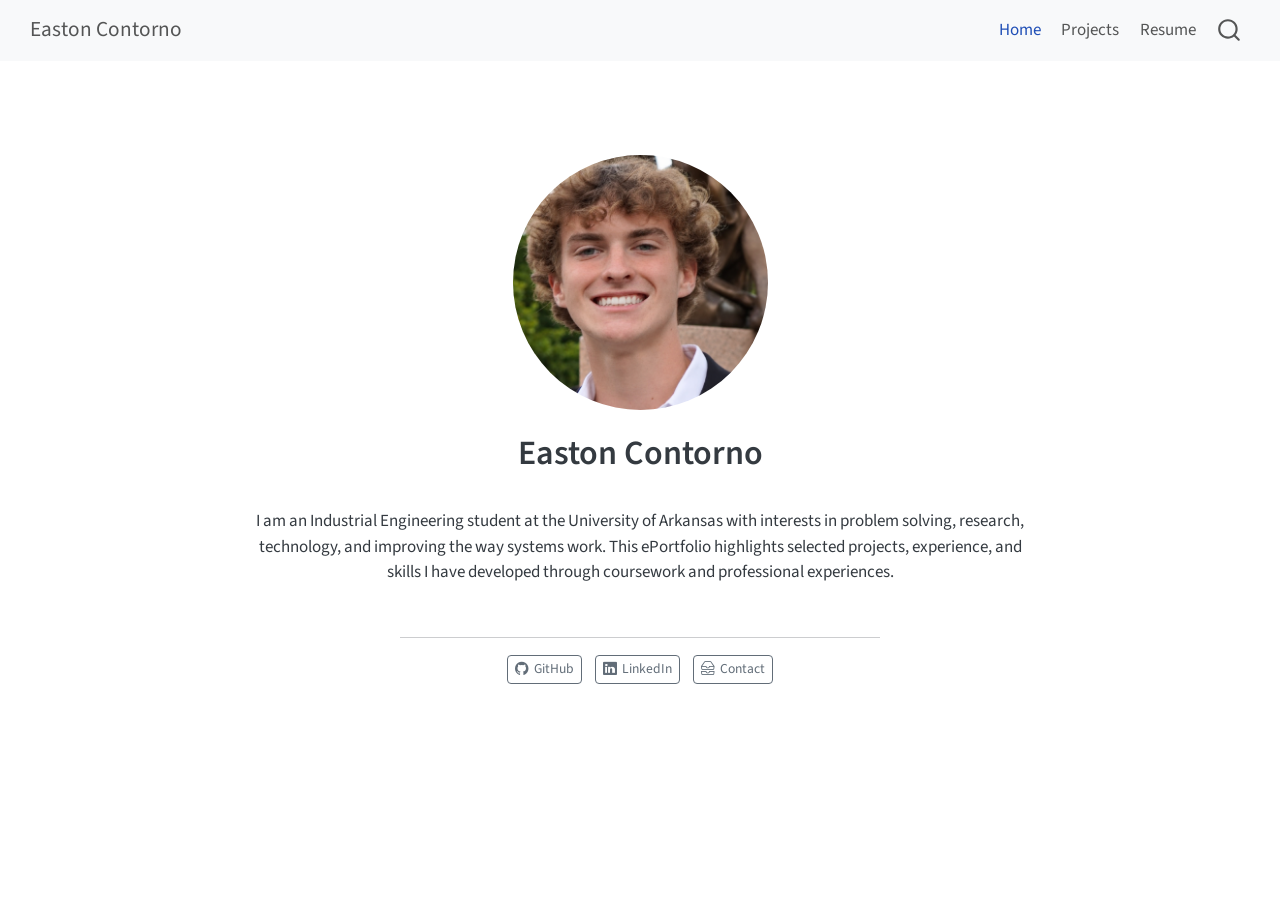
<file: docs/index.html>
<!DOCTYPE html>
<html xmlns="http://www.w3.org/1999/xhtml" lang="en" xml:lang="en"><head>

<meta charset="utf-8">
<meta name="generator" content="quarto-1.9.38">

<meta name="viewport" content="width=device-width, initial-scale=1.0, user-scalable=yes">


<title>Easton Contorno</title>
<style>
/* Default styles provided by pandoc.
** See https://pandoc.org/MANUAL.html#variables-for-html for config info.
*/
code{white-space: pre-wrap;}
span.smallcaps{font-variant: small-caps;}
div.columns{display: flex; gap: min(4vw, 1.5em);}
div.column{flex: auto; overflow-x: auto;}
div.hanging-indent{margin-left: 1.5em; text-indent: -1.5em;}
ul.task-list{list-style: none;}
ul.task-list li input[type="checkbox"] {
  width: 0.8em;
  margin: 0 0.8em 0.2em -1em; /* quarto-specific, see https://github.com/quarto-dev/quarto-cli/issues/4556 */ 
  vertical-align: middle;
}
</style>


<script src="site_libs/quarto-nav/quarto-nav.js"></script>
<script src="site_libs/quarto-nav/headroom.min.js"></script>
<script src="site_libs/clipboard/clipboard.min.js"></script>
<script src="site_libs/quarto-search/autocomplete.umd.js"></script>
<script src="site_libs/quarto-search/fuse.min.js"></script>
<script src="site_libs/quarto-search/quarto-search.js"></script>
<meta name="quarto:offset" content="./">
<script src="site_libs/quarto-html/quarto.js" type="module"></script>
<script src="site_libs/quarto-html/tabsets/tabsets.js" type="module"></script>
<script src="site_libs/quarto-html/popper.min.js"></script>
<script src="site_libs/quarto-html/tippy.umd.min.js"></script>
<link href="site_libs/quarto-html/tippy.css" rel="stylesheet">
<link href="site_libs/quarto-html/quarto-syntax-highlighting-15634bcf2e68342d4ad2dfa704d543f6.css" rel="stylesheet" id="quarto-text-highlighting-styles">
<script src="site_libs/bootstrap/bootstrap.min.js"></script>
<link href="site_libs/bootstrap/bootstrap-icons.css" rel="stylesheet">
<link href="site_libs/bootstrap/bootstrap-158031087360bce0ff56dc785ce39e06.min.css" rel="stylesheet" append-hash="true" id="quarto-bootstrap" data-mode="light">
<script id="quarto-search-options" type="application/json">{
  "location": "navbar",
  "copy-button": false,
  "collapse-after": 3,
  "panel-placement": "end",
  "type": "overlay",
  "limit": 50,
  "keyboard-shortcut": [
    "f",
    "/",
    "s"
  ],
  "show-item-context": false,
  "language": {
    "search-no-results-text": "No results",
    "search-matching-documents-text": "matching documents",
    "search-copy-link-title": "Copy link to search",
    "search-hide-matches-text": "Hide additional matches",
    "search-more-match-text": "more match in this document",
    "search-more-matches-text": "more matches in this document",
    "search-clear-button-title": "Clear",
    "search-text-placeholder": "",
    "search-detached-cancel-button-title": "Cancel",
    "search-submit-button-title": "Submit",
    "search-label": "Search"
  }
}</script>


<link rel="stylesheet" href="styles.css">
</head>

<body class="nav-fixed fullcontent quarto-light">

<div id="quarto-search-results"></div>
  <header id="quarto-header" class="headroom fixed-top">
    <nav class="navbar navbar-expand-lg " data-bs-theme="dark">
      <div class="navbar-container container-fluid">
      <div class="navbar-brand-container mx-auto">
    <a class="navbar-brand" href="./index.html">
    <span class="navbar-title">Easton Contorno</span>
    </a>
  </div>
            <div id="quarto-search" class="" title="Search"></div>
          <button class="navbar-toggler" type="button" data-bs-toggle="collapse" data-bs-target="#navbarCollapse" aria-controls="navbarCollapse" role="menu" aria-expanded="false" aria-label="Toggle navigation" onclick="if (window.quartoToggleHeadroom) { window.quartoToggleHeadroom(); }">
  <span class="navbar-toggler-icon"></span>
</button>
          <div class="collapse navbar-collapse" id="navbarCollapse">
            <ul class="navbar-nav navbar-nav-scroll ms-auto">
  <li class="nav-item">
    <a class="nav-link active" href="./index.html" aria-current="page"> 
<span class="menu-text">Home</span></a>
  </li>  
  <li class="nav-item">
    <a class="nav-link" href="./projects.html"> 
<span class="menu-text">Projects</span></a>
  </li>  
  <li class="nav-item">
    <a class="nav-link" href="./resume.html"> 
<span class="menu-text">Resume</span></a>
  </li>  
</ul>
          </div> <!-- /navcollapse -->
            <div class="quarto-navbar-tools">
</div>
      </div> <!-- /container-fluid -->
    </nav>
</header>
<!-- content -->
<div id="quarto-content" class="quarto-container page-columns page-rows-contents page-layout-article page-navbar">
<!-- sidebar -->
<!-- margin-sidebar -->
    
<!-- main -->
<div class="quarto-about-jolla">
  <img src="headshot.png" class="about-image
  round " style="height: 15em; width: 15em;">
 <header id="title-block-header" class="quarto-title-block default">
<div class="quarto-title">
<h1 class="title">Easton Contorno</h1>
</div>
<div class="quarto-title-meta">
  </div>
</header><main class="content" id="quarto-document-content">
<p>I am an Industrial Engineering student at the University of Arkansas with interests in problem solving, research, technology, and improving the way systems work. This ePortfolio highlights selected projects, experience, and skills I have developed through coursework and professional experiences.</p>


</main> 
  <hr class="about-sep">
   <div class="about-links">
  <a href="https://github.com/ejc017" class="about-link" rel="" target="">
    <i class="bi bi-github"></i>
     <span class="about-link-text">GitHub</span>
  </a>
  <a href="https://www.linkedin.com/in/easton-contorno-a8a8ab431" class="about-link" rel="" target="">
    <i class="bi bi-linkedin"></i>
     <span class="about-link-text">LinkedIn</span>
  </a>
  <a href="mailto:ejcontorno2@gmail.com" class="about-link" rel="" target="">
    <i class="bi bi-inboxes"></i>
     <span class="about-link-text">Contact</span>
  </a>
</div>
</div>
 <!-- /main -->
<script id="quarto-html-after-body" type="application/javascript">
  window.document.addEventListener("DOMContentLoaded", function (event) {
    const isCodeAnnotation = (el) => {
      for (const clz of el.classList) {
        if (clz.startsWith('code-annotation-')) {                     
          return true;
        }
      }
      return false;
    }
    const onCopySuccess = function(e) {
      // button target
      const button = e.trigger;
      // don't keep focus
      button.blur();
      // flash "checked"
      button.classList.add('code-copy-button-checked');
      var currentTitle = button.getAttribute("title");
      button.setAttribute("title", "Copied!");
      let tooltip;
      if (window.bootstrap) {
        button.setAttribute("data-bs-toggle", "tooltip");
        button.setAttribute("data-bs-placement", "left");
        button.setAttribute("data-bs-title", "Copied!");
        tooltip = new bootstrap.Tooltip(button, 
          { trigger: "manual", 
            customClass: "code-copy-button-tooltip",
            offset: [0, -8]});
        tooltip.show();    
      }
      setTimeout(function() {
        if (tooltip) {
          tooltip.hide();
          button.removeAttribute("data-bs-title");
          button.removeAttribute("data-bs-toggle");
          button.removeAttribute("data-bs-placement");
        }
        button.setAttribute("title", currentTitle);
        button.classList.remove('code-copy-button-checked');
      }, 1000);
      // clear code selection
      e.clearSelection();
    }
    const getTextToCopy = function(trigger) {
      const outerScaffold = trigger.parentElement.cloneNode(true);
      const codeEl = outerScaffold.querySelector('code');
      for (const childEl of codeEl.children) {
        if (isCodeAnnotation(childEl)) {
          childEl.remove();
        }
      }
      return codeEl.innerText;
    }
    const clipboard = new window.ClipboardJS('.code-copy-button:not([data-in-quarto-modal])', {
      text: getTextToCopy
    });
    clipboard.on('success', onCopySuccess);
    if (window.document.getElementById('quarto-embedded-source-code-modal')) {
      const clipboardModal = new window.ClipboardJS('.code-copy-button[data-in-quarto-modal]', {
        text: getTextToCopy,
        container: window.document.getElementById('quarto-embedded-source-code-modal')
      });
      clipboardModal.on('success', onCopySuccess);
    }
      var localhostRegex = new RegExp(/^(?:http|https):\/\/localhost\:?[0-9]*\//);
      var mailtoRegex = new RegExp(/^mailto:/);
        var filterRegex = new RegExp('/' + window.location.host + '/');
      var isInternal = (href) => {
          return filterRegex.test(href) || localhostRegex.test(href) || mailtoRegex.test(href);
      }
      // Inspect non-navigation links and adorn them if external
     var links = window.document.querySelectorAll('a[href]:not(.nav-link):not(.navbar-brand):not(.toc-action):not(.sidebar-link):not(.sidebar-item-toggle):not(.pagination-link):not(.no-external):not([aria-hidden]):not(.dropdown-item):not(.quarto-navigation-tool):not(.about-link)');
      for (var i=0; i<links.length; i++) {
        const link = links[i];
        if (!isInternal(link.href)) {
          // undo the damage that might have been done by quarto-nav.js in the case of
          // links that we want to consider external
          if (link.dataset.originalHref !== undefined) {
            link.href = link.dataset.originalHref;
          }
        }
      }
    function tippyHover(el, contentFn, onTriggerFn, onUntriggerFn) {
      const config = {
        allowHTML: true,
        maxWidth: 500,
        delay: 100,
        arrow: false,
        appendTo: function(el) {
            return el.parentElement;
        },
        interactive: true,
        interactiveBorder: 10,
        theme: 'quarto',
        placement: 'bottom-start',
      };
      if (contentFn) {
        config.content = contentFn;
      }
      if (onTriggerFn) {
        config.onTrigger = onTriggerFn;
      }
      if (onUntriggerFn) {
        config.onUntrigger = onUntriggerFn;
      }
      window.tippy(el, config); 
    }
    const noterefs = window.document.querySelectorAll('a[role="doc-noteref"]');
    for (var i=0; i<noterefs.length; i++) {
      const ref = noterefs[i];
      tippyHover(ref, function() {
        // use id or data attribute instead here
        let href = ref.getAttribute('data-footnote-href') || ref.getAttribute('href');
        try { href = new URL(href).hash; } catch {}
        const id = href.replace(/^#\/?/, "");
        const note = window.document.getElementById(id);
        if (note) {
          return note.innerHTML;
        } else {
          return "";
        }
      });
    }
    const xrefs = window.document.querySelectorAll('a.quarto-xref');
    const processXRef = (id, note) => {
      // Strip column container classes
      const stripColumnClz = (el) => {
        el.classList.remove("page-full", "page-columns");
        if (el.children) {
          for (const child of el.children) {
            stripColumnClz(child);
          }
        }
      }
      stripColumnClz(note)
      if (id === null || id.startsWith('sec-')) {
        // Special case sections, only their first couple elements
        const container = document.createElement("div");
        if (note.children && note.children.length > 2) {
          container.appendChild(note.children[0].cloneNode(true));
          for (let i = 1; i < note.children.length; i++) {
            const child = note.children[i];
            if (child.tagName === "P" && child.innerText === "") {
              continue;
            } else {
              container.appendChild(child.cloneNode(true));
              break;
            }
          }
          if (window.Quarto?.typesetMath) {
            window.Quarto.typesetMath(container);
          }
          return container.innerHTML
        } else {
          if (window.Quarto?.typesetMath) {
            window.Quarto.typesetMath(note);
          }
          return note.innerHTML;
        }
      } else {
        // Remove any anchor links if they are present
        const anchorLink = note.querySelector('a.anchorjs-link');
        if (anchorLink) {
          anchorLink.remove();
        }
        if (window.Quarto?.typesetMath) {
          window.Quarto.typesetMath(note);
        }
        if (note.classList.contains("callout")) {
          return note.outerHTML;
        } else {
          return note.innerHTML;
        }
      }
    }
    for (var i=0; i<xrefs.length; i++) {
      const xref = xrefs[i];
      tippyHover(xref, undefined, function(instance) {
        instance.disable();
        let url = xref.getAttribute('href');
        let hash = undefined; 
        if (url.startsWith('#')) {
          hash = url;
        } else {
          try { hash = new URL(url).hash; } catch {}
        }
        if (hash) {
          const id = hash.replace(/^#\/?/, "");
          const note = window.document.getElementById(id);
          if (note !== null) {
            try {
              const html = processXRef(id, note.cloneNode(true));
              instance.setContent(html);
            } finally {
              instance.enable();
              instance.show();
            }
          } else {
            // See if we can fetch this
            fetch(url.split('#')[0])
            .then(res => res.text())
            .then(html => {
              const parser = new DOMParser();
              const htmlDoc = parser.parseFromString(html, "text/html");
              const note = htmlDoc.getElementById(id);
              if (note !== null) {
                const html = processXRef(id, note);
                instance.setContent(html);
              } 
            }).finally(() => {
              instance.enable();
              instance.show();
            });
          }
        } else {
          // See if we can fetch a full url (with no hash to target)
          // This is a special case and we should probably do some content thinning / targeting
          fetch(url)
          .then(res => res.text())
          .then(html => {
            const parser = new DOMParser();
            const htmlDoc = parser.parseFromString(html, "text/html");
            const note = htmlDoc.querySelector('main.content');
            if (note !== null) {
              // This should only happen for chapter cross references
              // (since there is no id in the URL)
              // remove the first header
              if (note.children.length > 0 && note.children[0].tagName === "HEADER") {
                note.children[0].remove();
              }
              const html = processXRef(null, note);
              instance.setContent(html);
            } 
          }).finally(() => {
            instance.enable();
            instance.show();
          });
        }
      }, function(instance) {
      });
    }
        let selectedAnnoteEl;
        const selectorForAnnotation = ( cell, annotation) => {
          let cellAttr = 'data-code-cell="' + cell + '"';
          let lineAttr = 'data-code-annotation="' +  annotation + '"';
          const selector = 'span[' + cellAttr + '][' + lineAttr + ']';
          return selector;
        }
        const selectCodeLines = (annoteEl) => {
          const doc = window.document;
          const targetCell = annoteEl.getAttribute("data-target-cell");
          const targetAnnotation = annoteEl.getAttribute("data-target-annotation");
          const annoteSpan = window.document.querySelector(selectorForAnnotation(targetCell, targetAnnotation));
          const lines = annoteSpan.getAttribute("data-code-lines").split(",");
          const lineIds = lines.map((line) => {
            return targetCell + "-" + line;
          })
          let top = null;
          let height = null;
          let parent = null;
          if (lineIds.length > 0) {
              //compute the position of the single el (top and bottom and make a div)
              const el = window.document.getElementById(lineIds[0]);
              top = el.offsetTop;
              height = el.offsetHeight;
              parent = el.parentElement.parentElement;
            if (lineIds.length > 1) {
              const lastEl = window.document.getElementById(lineIds[lineIds.length - 1]);
              const bottom = lastEl.offsetTop + lastEl.offsetHeight;
              height = bottom - top;
            }
            if (top !== null && height !== null && parent !== null) {
              // cook up a div (if necessary) and position it 
              let div = window.document.getElementById("code-annotation-line-highlight");
              if (div === null) {
                div = window.document.createElement("div");
                div.setAttribute("id", "code-annotation-line-highlight");
                div.style.position = 'absolute';
                parent.appendChild(div);
              }
              div.style.top = top - 2 + "px";
              div.style.height = height + 4 + "px";
              div.style.left = 0;
              let gutterDiv = window.document.getElementById("code-annotation-line-highlight-gutter");
              if (gutterDiv === null) {
                gutterDiv = window.document.createElement("div");
                gutterDiv.setAttribute("id", "code-annotation-line-highlight-gutter");
                gutterDiv.style.position = 'absolute';
                const codeCell = window.document.getElementById(targetCell);
                const gutter = codeCell.querySelector('.code-annotation-gutter');
                gutter.appendChild(gutterDiv);
              }
              gutterDiv.style.top = top - 2 + "px";
              gutterDiv.style.height = height + 4 + "px";
            }
            selectedAnnoteEl = annoteEl;
          }
        };
        const unselectCodeLines = () => {
          const elementsIds = ["code-annotation-line-highlight", "code-annotation-line-highlight-gutter"];
          elementsIds.forEach((elId) => {
            const div = window.document.getElementById(elId);
            if (div) {
              div.remove();
            }
          });
          selectedAnnoteEl = undefined;
        };
          // Handle positioning of the toggle
      window.addEventListener(
        "resize",
        throttle(() => {
          elRect = undefined;
          if (selectedAnnoteEl) {
            selectCodeLines(selectedAnnoteEl);
          }
        }, 10)
      );
      function throttle(fn, ms) {
      let throttle = false;
      let timer;
        return (...args) => {
          if(!throttle) { // first call gets through
              fn.apply(this, args);
              throttle = true;
          } else { // all the others get throttled
              if(timer) clearTimeout(timer); // cancel #2
              timer = setTimeout(() => {
                fn.apply(this, args);
                timer = throttle = false;
              }, ms);
          }
        };
      }
        // Attach click handler to the DT
        const annoteDls = window.document.querySelectorAll('dt[data-target-cell]');
        for (const annoteDlNode of annoteDls) {
          annoteDlNode.addEventListener('click', (event) => {
            const clickedEl = event.target;
            if (clickedEl !== selectedAnnoteEl) {
              unselectCodeLines();
              const activeEl = window.document.querySelector('dt[data-target-cell].code-annotation-active');
              if (activeEl) {
                activeEl.classList.remove('code-annotation-active');
              }
              selectCodeLines(clickedEl);
              clickedEl.classList.add('code-annotation-active');
            } else {
              // Unselect the line
              unselectCodeLines();
              clickedEl.classList.remove('code-annotation-active');
            }
          });
        }
    const findCites = (el) => {
      const parentEl = el.parentElement;
      if (parentEl) {
        const cites = parentEl.dataset.cites;
        if (cites) {
          return {
            el,
            cites: cites.split(' ')
          };
        } else {
          return findCites(el.parentElement)
        }
      } else {
        return undefined;
      }
    };
    var bibliorefs = window.document.querySelectorAll('a[role="doc-biblioref"]');
    for (var i=0; i<bibliorefs.length; i++) {
      const ref = bibliorefs[i];
      const citeInfo = findCites(ref);
      if (citeInfo) {
        tippyHover(citeInfo.el, function() {
          var popup = window.document.createElement('div');
          citeInfo.cites.forEach(function(cite) {
            var citeDiv = window.document.createElement('div');
            citeDiv.classList.add('hanging-indent');
            citeDiv.classList.add('csl-entry');
            var biblioDiv = window.document.getElementById('ref-' + cite);
            if (biblioDiv) {
              citeDiv.innerHTML = biblioDiv.innerHTML;
            }
            popup.appendChild(citeDiv);
          });
          return popup.innerHTML;
        });
      }
    }
  });
  </script>
</div> <!-- /content -->




</body></html>
</file>
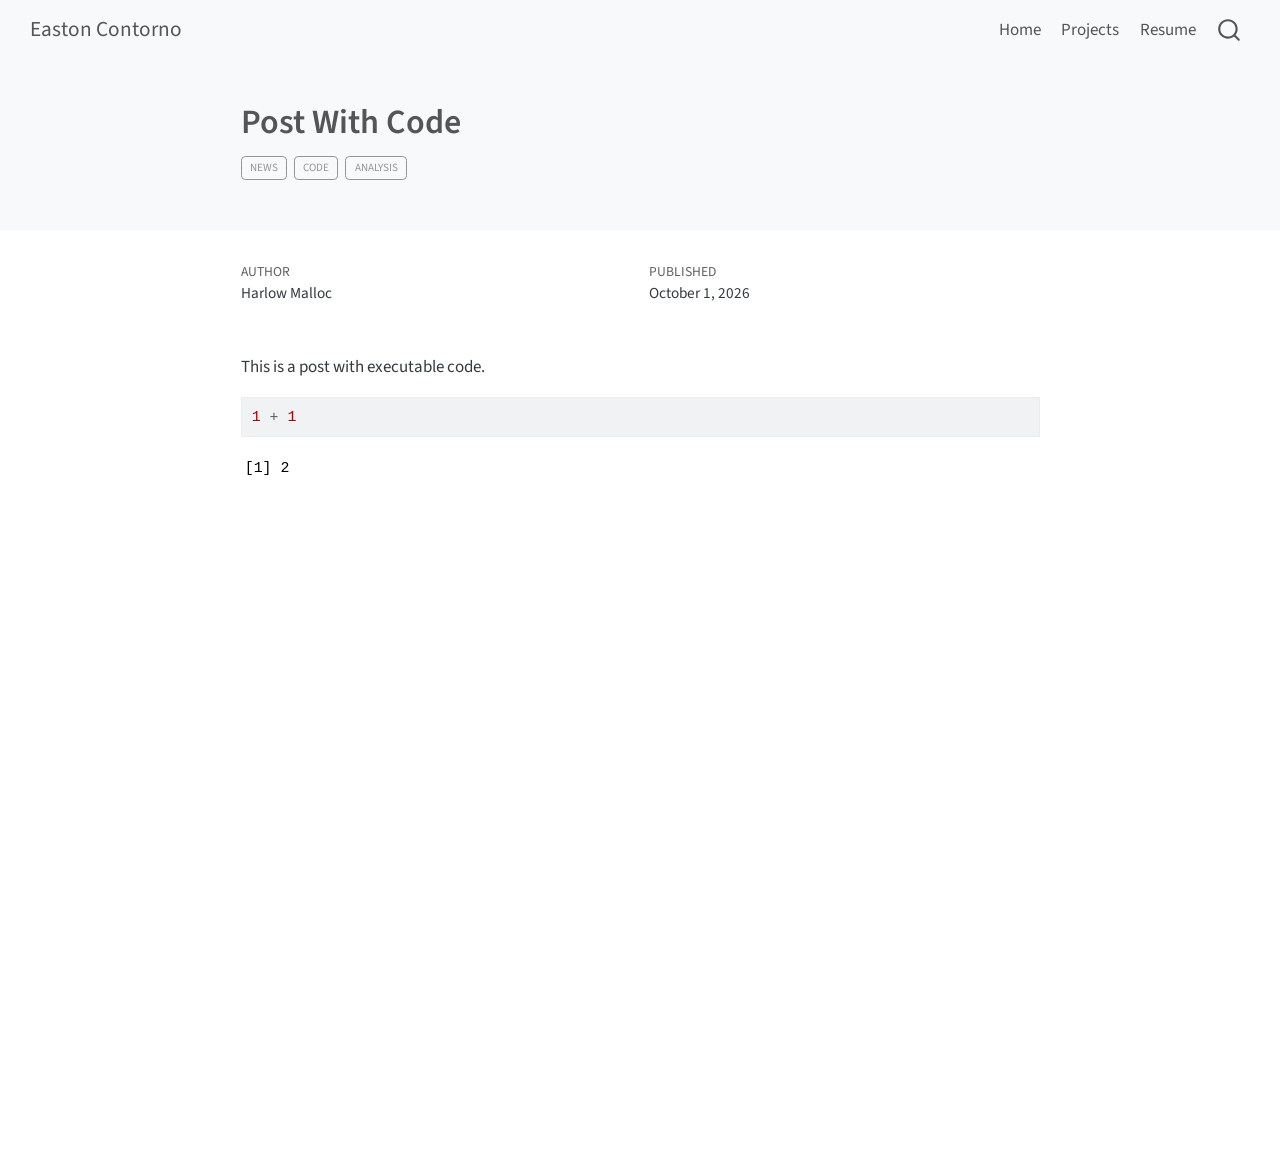
<file: docs/posts/post-with-code/index.html>
<!DOCTYPE html>
<html xmlns="http://www.w3.org/1999/xhtml" lang="en" xml:lang="en"><head>

<meta charset="utf-8">
<meta name="generator" content="quarto-1.9.38">

<meta name="viewport" content="width=device-width, initial-scale=1.0, user-scalable=yes">

<meta name="author" content="Harlow Malloc">
<meta name="dcterms.date" content="2026-10-01">

<title>Post With Code – Easton Contorno</title>
<style>
/* Default styles provided by pandoc.
** See https://pandoc.org/MANUAL.html#variables-for-html for config info.
*/
code{white-space: pre-wrap;}
span.smallcaps{font-variant: small-caps;}
div.columns{display: flex; gap: min(4vw, 1.5em);}
div.column{flex: auto; overflow-x: auto;}
div.hanging-indent{margin-left: 1.5em; text-indent: -1.5em;}
ul.task-list{list-style: none;}
ul.task-list li input[type="checkbox"] {
  width: 0.8em;
  margin: 0 0.8em 0.2em -1em; /* quarto-specific, see https://github.com/quarto-dev/quarto-cli/issues/4556 */ 
  vertical-align: middle;
}
/* CSS for syntax highlighting */
html { -webkit-text-size-adjust: 100%; }
pre > code.sourceCode { white-space: pre; position: relative; }
pre > code.sourceCode > span { display: inline-block; line-height: 1.25; }
pre > code.sourceCode > span:empty { height: 1.2em; }
.sourceCode { overflow: visible; }
code.sourceCode > span { color: inherit; text-decoration: inherit; }
div.sourceCode { margin: 1em 0; }
pre.sourceCode { margin: 0; }
@media screen {
div.sourceCode { overflow: auto; }
}
@media print {
pre > code.sourceCode { white-space: pre-wrap; }
pre > code.sourceCode > span { text-indent: -5em; padding-left: 5em; }
}
pre.numberSource code
  { counter-reset: source-line 0; }
pre.numberSource code > span
  { position: relative; left: -4em; counter-increment: source-line; }
pre.numberSource code > span > a:first-child::before
  { content: counter(source-line);
    position: relative; left: -1em; text-align: right; vertical-align: baseline;
    border: none; display: inline-block;
    -webkit-touch-callout: none; -webkit-user-select: none;
    -khtml-user-select: none; -moz-user-select: none;
    -ms-user-select: none; user-select: none;
    padding: 0 4px; width: 4em;
  }
pre.numberSource { margin-left: 3em;  padding-left: 4px; }
div.sourceCode
  {   }
@media screen {
pre > code.sourceCode > span > a:first-child::before { text-decoration: underline; }
}
</style>


<script src="../../site_libs/quarto-nav/quarto-nav.js"></script>
<script src="../../site_libs/quarto-nav/headroom.min.js"></script>
<script src="../../site_libs/clipboard/clipboard.min.js"></script>
<script src="../../site_libs/quarto-search/autocomplete.umd.js"></script>
<script src="../../site_libs/quarto-search/fuse.min.js"></script>
<script src="../../site_libs/quarto-search/quarto-search.js"></script>
<meta name="quarto:offset" content="../../">
<script src="../../site_libs/quarto-html/quarto.js" type="module"></script>
<script src="../../site_libs/quarto-html/tabsets/tabsets.js" type="module"></script>
<script src="../../site_libs/quarto-html/popper.min.js"></script>
<script src="../../site_libs/quarto-html/tippy.umd.min.js"></script>
<script src="../../site_libs/quarto-html/anchor.min.js"></script>
<link href="../../site_libs/quarto-html/tippy.css" rel="stylesheet">
<link href="../../site_libs/quarto-html/quarto-syntax-highlighting-15634bcf2e68342d4ad2dfa704d543f6.css" rel="stylesheet" id="quarto-text-highlighting-styles">
<script src="../../site_libs/bootstrap/bootstrap.min.js"></script>
<link href="../../site_libs/bootstrap/bootstrap-icons.css" rel="stylesheet">
<link href="../../site_libs/bootstrap/bootstrap-158031087360bce0ff56dc785ce39e06.min.css" rel="stylesheet" append-hash="true" id="quarto-bootstrap" data-mode="light">
<script id="quarto-search-options" type="application/json">{
  "location": "navbar",
  "copy-button": false,
  "collapse-after": 3,
  "panel-placement": "end",
  "type": "overlay",
  "limit": 50,
  "keyboard-shortcut": [
    "f",
    "/",
    "s"
  ],
  "show-item-context": false,
  "language": {
    "search-no-results-text": "No results",
    "search-matching-documents-text": "matching documents",
    "search-copy-link-title": "Copy link to search",
    "search-hide-matches-text": "Hide additional matches",
    "search-more-match-text": "more match in this document",
    "search-more-matches-text": "more matches in this document",
    "search-clear-button-title": "Clear",
    "search-text-placeholder": "",
    "search-detached-cancel-button-title": "Cancel",
    "search-submit-button-title": "Submit",
    "search-label": "Search"
  }
}</script>


<link rel="stylesheet" href="../../styles.css">
</head>

<body class="nav-fixed fullcontent quarto-light">

<div id="quarto-search-results"></div>
  <header id="quarto-header" class="headroom fixed-top quarto-banner">
    <nav class="navbar navbar-expand-lg " data-bs-theme="dark">
      <div class="navbar-container container-fluid">
      <div class="navbar-brand-container mx-auto">
    <a class="navbar-brand" href="../../index.html">
    <span class="navbar-title">Easton Contorno</span>
    </a>
  </div>
            <div id="quarto-search" class="" title="Search"></div>
          <button class="navbar-toggler" type="button" data-bs-toggle="collapse" data-bs-target="#navbarCollapse" aria-controls="navbarCollapse" role="menu" aria-expanded="false" aria-label="Toggle navigation" onclick="if (window.quartoToggleHeadroom) { window.quartoToggleHeadroom(); }">
  <span class="navbar-toggler-icon"></span>
</button>
          <div class="collapse navbar-collapse" id="navbarCollapse">
            <ul class="navbar-nav navbar-nav-scroll ms-auto">
  <li class="nav-item">
    <a class="nav-link" href="../../index.html"> 
<span class="menu-text">Home</span></a>
  </li>  
  <li class="nav-item">
    <a class="nav-link" href="../../projects.html"> 
<span class="menu-text">Projects</span></a>
  </li>  
  <li class="nav-item">
    <a class="nav-link" href="../../resume.html"> 
<span class="menu-text">Resume</span></a>
  </li>  
</ul>
          </div> <!-- /navcollapse -->
            <div class="quarto-navbar-tools">
</div>
      </div> <!-- /container-fluid -->
    </nav>
</header>
<!-- content -->
<header id="title-block-header" class="quarto-title-block default page-columns page-full">
  <div class="quarto-title-banner page-columns page-full">
    <div class="quarto-title column-body">
      <h1 class="title">Post With Code</h1>
                                <div class="quarto-categories">
                <div class="quarto-category">news</div>
                <div class="quarto-category">code</div>
                <div class="quarto-category">analysis</div>
              </div>
                  </div>
  </div>
    
  
  <div class="quarto-title-meta">

      <div>
      <div class="quarto-title-meta-heading">Author</div>
      <div class="quarto-title-meta-contents">
               <p>Harlow Malloc </p>
            </div>
    </div>
      
      <div>
      <div class="quarto-title-meta-heading">Published</div>
      <div class="quarto-title-meta-contents">
        <p class="date">October 1, 2026</p>
      </div>
    </div>
    
      
    </div>
    
  
  </header><div id="quarto-content" class="quarto-container page-columns page-rows-contents page-layout-article page-navbar">
<!-- sidebar -->
<!-- margin-sidebar -->
    
<!-- main -->
<main class="content quarto-banner-title-block" id="quarto-document-content">





<p>This is a post with executable code.</p>
<div class="cell">
<div class="code-copy-outer-scaffold"><div class="sourceCode cell-code" id="cb1"><pre class="sourceCode r code-with-copy"><code class="sourceCode r"><span id="cb1-1"><a href="#cb1-1" aria-hidden="true" tabindex="-1"></a><span class="dv">1</span> <span class="sc">+</span> <span class="dv">1</span></span></code></pre></div><button title="Copy to Clipboard" class="code-copy-button"><i class="bi"></i></button></div>
<div class="cell-output cell-output-stdout">
<pre><code>[1] 2</code></pre>
</div>
</div>



</main> <!-- /main -->
<script id="quarto-html-after-body" type="application/javascript">
  window.document.addEventListener("DOMContentLoaded", function (event) {
    const icon = "";
    const anchorJS = new window.AnchorJS();
    anchorJS.options = {
      placement: 'right',
      icon: icon
    };
    anchorJS.add('.anchored');
    const isCodeAnnotation = (el) => {
      for (const clz of el.classList) {
        if (clz.startsWith('code-annotation-')) {                     
          return true;
        }
      }
      return false;
    }
    const onCopySuccess = function(e) {
      // button target
      const button = e.trigger;
      // don't keep focus
      button.blur();
      // flash "checked"
      button.classList.add('code-copy-button-checked');
      var currentTitle = button.getAttribute("title");
      button.setAttribute("title", "Copied!");
      let tooltip;
      if (window.bootstrap) {
        button.setAttribute("data-bs-toggle", "tooltip");
        button.setAttribute("data-bs-placement", "left");
        button.setAttribute("data-bs-title", "Copied!");
        tooltip = new bootstrap.Tooltip(button, 
          { trigger: "manual", 
            customClass: "code-copy-button-tooltip",
            offset: [0, -8]});
        tooltip.show();    
      }
      setTimeout(function() {
        if (tooltip) {
          tooltip.hide();
          button.removeAttribute("data-bs-title");
          button.removeAttribute("data-bs-toggle");
          button.removeAttribute("data-bs-placement");
        }
        button.setAttribute("title", currentTitle);
        button.classList.remove('code-copy-button-checked');
      }, 1000);
      // clear code selection
      e.clearSelection();
    }
    const getTextToCopy = function(trigger) {
      const outerScaffold = trigger.parentElement.cloneNode(true);
      const codeEl = outerScaffold.querySelector('code');
      for (const childEl of codeEl.children) {
        if (isCodeAnnotation(childEl)) {
          childEl.remove();
        }
      }
      return codeEl.innerText;
    }
    const clipboard = new window.ClipboardJS('.code-copy-button:not([data-in-quarto-modal])', {
      text: getTextToCopy
    });
    clipboard.on('success', onCopySuccess);
    if (window.document.getElementById('quarto-embedded-source-code-modal')) {
      const clipboardModal = new window.ClipboardJS('.code-copy-button[data-in-quarto-modal]', {
        text: getTextToCopy,
        container: window.document.getElementById('quarto-embedded-source-code-modal')
      });
      clipboardModal.on('success', onCopySuccess);
    }
      var localhostRegex = new RegExp(/^(?:http|https):\/\/localhost\:?[0-9]*\//);
      var mailtoRegex = new RegExp(/^mailto:/);
        var filterRegex = new RegExp('/' + window.location.host + '/');
      var isInternal = (href) => {
          return filterRegex.test(href) || localhostRegex.test(href) || mailtoRegex.test(href);
      }
      // Inspect non-navigation links and adorn them if external
     var links = window.document.querySelectorAll('a[href]:not(.nav-link):not(.navbar-brand):not(.toc-action):not(.sidebar-link):not(.sidebar-item-toggle):not(.pagination-link):not(.no-external):not([aria-hidden]):not(.dropdown-item):not(.quarto-navigation-tool):not(.about-link)');
      for (var i=0; i<links.length; i++) {
        const link = links[i];
        if (!isInternal(link.href)) {
          // undo the damage that might have been done by quarto-nav.js in the case of
          // links that we want to consider external
          if (link.dataset.originalHref !== undefined) {
            link.href = link.dataset.originalHref;
          }
        }
      }
    function tippyHover(el, contentFn, onTriggerFn, onUntriggerFn) {
      const config = {
        allowHTML: true,
        maxWidth: 500,
        delay: 100,
        arrow: false,
        appendTo: function(el) {
            return el.parentElement;
        },
        interactive: true,
        interactiveBorder: 10,
        theme: 'quarto',
        placement: 'bottom-start',
      };
      if (contentFn) {
        config.content = contentFn;
      }
      if (onTriggerFn) {
        config.onTrigger = onTriggerFn;
      }
      if (onUntriggerFn) {
        config.onUntrigger = onUntriggerFn;
      }
      window.tippy(el, config); 
    }
    const noterefs = window.document.querySelectorAll('a[role="doc-noteref"]');
    for (var i=0; i<noterefs.length; i++) {
      const ref = noterefs[i];
      tippyHover(ref, function() {
        // use id or data attribute instead here
        let href = ref.getAttribute('data-footnote-href') || ref.getAttribute('href');
        try { href = new URL(href).hash; } catch {}
        const id = href.replace(/^#\/?/, "");
        const note = window.document.getElementById(id);
        if (note) {
          return note.innerHTML;
        } else {
          return "";
        }
      });
    }
    const xrefs = window.document.querySelectorAll('a.quarto-xref');
    const processXRef = (id, note) => {
      // Strip column container classes
      const stripColumnClz = (el) => {
        el.classList.remove("page-full", "page-columns");
        if (el.children) {
          for (const child of el.children) {
            stripColumnClz(child);
          }
        }
      }
      stripColumnClz(note)
      if (id === null || id.startsWith('sec-')) {
        // Special case sections, only their first couple elements
        const container = document.createElement("div");
        if (note.children && note.children.length > 2) {
          container.appendChild(note.children[0].cloneNode(true));
          for (let i = 1; i < note.children.length; i++) {
            const child = note.children[i];
            if (child.tagName === "P" && child.innerText === "") {
              continue;
            } else {
              container.appendChild(child.cloneNode(true));
              break;
            }
          }
          if (window.Quarto?.typesetMath) {
            window.Quarto.typesetMath(container);
          }
          return container.innerHTML
        } else {
          if (window.Quarto?.typesetMath) {
            window.Quarto.typesetMath(note);
          }
          return note.innerHTML;
        }
      } else {
        // Remove any anchor links if they are present
        const anchorLink = note.querySelector('a.anchorjs-link');
        if (anchorLink) {
          anchorLink.remove();
        }
        if (window.Quarto?.typesetMath) {
          window.Quarto.typesetMath(note);
        }
        if (note.classList.contains("callout")) {
          return note.outerHTML;
        } else {
          return note.innerHTML;
        }
      }
    }
    for (var i=0; i<xrefs.length; i++) {
      const xref = xrefs[i];
      tippyHover(xref, undefined, function(instance) {
        instance.disable();
        let url = xref.getAttribute('href');
        let hash = undefined; 
        if (url.startsWith('#')) {
          hash = url;
        } else {
          try { hash = new URL(url).hash; } catch {}
        }
        if (hash) {
          const id = hash.replace(/^#\/?/, "");
          const note = window.document.getElementById(id);
          if (note !== null) {
            try {
              const html = processXRef(id, note.cloneNode(true));
              instance.setContent(html);
            } finally {
              instance.enable();
              instance.show();
            }
          } else {
            // See if we can fetch this
            fetch(url.split('#')[0])
            .then(res => res.text())
            .then(html => {
              const parser = new DOMParser();
              const htmlDoc = parser.parseFromString(html, "text/html");
              const note = htmlDoc.getElementById(id);
              if (note !== null) {
                const html = processXRef(id, note);
                instance.setContent(html);
              } 
            }).finally(() => {
              instance.enable();
              instance.show();
            });
          }
        } else {
          // See if we can fetch a full url (with no hash to target)
          // This is a special case and we should probably do some content thinning / targeting
          fetch(url)
          .then(res => res.text())
          .then(html => {
            const parser = new DOMParser();
            const htmlDoc = parser.parseFromString(html, "text/html");
            const note = htmlDoc.querySelector('main.content');
            if (note !== null) {
              // This should only happen for chapter cross references
              // (since there is no id in the URL)
              // remove the first header
              if (note.children.length > 0 && note.children[0].tagName === "HEADER") {
                note.children[0].remove();
              }
              const html = processXRef(null, note);
              instance.setContent(html);
            } 
          }).finally(() => {
            instance.enable();
            instance.show();
          });
        }
      }, function(instance) {
      });
    }
        let selectedAnnoteEl;
        const selectorForAnnotation = ( cell, annotation) => {
          let cellAttr = 'data-code-cell="' + cell + '"';
          let lineAttr = 'data-code-annotation="' +  annotation + '"';
          const selector = 'span[' + cellAttr + '][' + lineAttr + ']';
          return selector;
        }
        const selectCodeLines = (annoteEl) => {
          const doc = window.document;
          const targetCell = annoteEl.getAttribute("data-target-cell");
          const targetAnnotation = annoteEl.getAttribute("data-target-annotation");
          const annoteSpan = window.document.querySelector(selectorForAnnotation(targetCell, targetAnnotation));
          const lines = annoteSpan.getAttribute("data-code-lines").split(",");
          const lineIds = lines.map((line) => {
            return targetCell + "-" + line;
          })
          let top = null;
          let height = null;
          let parent = null;
          if (lineIds.length > 0) {
              //compute the position of the single el (top and bottom and make a div)
              const el = window.document.getElementById(lineIds[0]);
              top = el.offsetTop;
              height = el.offsetHeight;
              parent = el.parentElement.parentElement;
            if (lineIds.length > 1) {
              const lastEl = window.document.getElementById(lineIds[lineIds.length - 1]);
              const bottom = lastEl.offsetTop + lastEl.offsetHeight;
              height = bottom - top;
            }
            if (top !== null && height !== null && parent !== null) {
              // cook up a div (if necessary) and position it 
              let div = window.document.getElementById("code-annotation-line-highlight");
              if (div === null) {
                div = window.document.createElement("div");
                div.setAttribute("id", "code-annotation-line-highlight");
                div.style.position = 'absolute';
                parent.appendChild(div);
              }
              div.style.top = top - 2 + "px";
              div.style.height = height + 4 + "px";
              div.style.left = 0;
              let gutterDiv = window.document.getElementById("code-annotation-line-highlight-gutter");
              if (gutterDiv === null) {
                gutterDiv = window.document.createElement("div");
                gutterDiv.setAttribute("id", "code-annotation-line-highlight-gutter");
                gutterDiv.style.position = 'absolute';
                const codeCell = window.document.getElementById(targetCell);
                const gutter = codeCell.querySelector('.code-annotation-gutter');
                gutter.appendChild(gutterDiv);
              }
              gutterDiv.style.top = top - 2 + "px";
              gutterDiv.style.height = height + 4 + "px";
            }
            selectedAnnoteEl = annoteEl;
          }
        };
        const unselectCodeLines = () => {
          const elementsIds = ["code-annotation-line-highlight", "code-annotation-line-highlight-gutter"];
          elementsIds.forEach((elId) => {
            const div = window.document.getElementById(elId);
            if (div) {
              div.remove();
            }
          });
          selectedAnnoteEl = undefined;
        };
          // Handle positioning of the toggle
      window.addEventListener(
        "resize",
        throttle(() => {
          elRect = undefined;
          if (selectedAnnoteEl) {
            selectCodeLines(selectedAnnoteEl);
          }
        }, 10)
      );
      function throttle(fn, ms) {
      let throttle = false;
      let timer;
        return (...args) => {
          if(!throttle) { // first call gets through
              fn.apply(this, args);
              throttle = true;
          } else { // all the others get throttled
              if(timer) clearTimeout(timer); // cancel #2
              timer = setTimeout(() => {
                fn.apply(this, args);
                timer = throttle = false;
              }, ms);
          }
        };
      }
        // Attach click handler to the DT
        const annoteDls = window.document.querySelectorAll('dt[data-target-cell]');
        for (const annoteDlNode of annoteDls) {
          annoteDlNode.addEventListener('click', (event) => {
            const clickedEl = event.target;
            if (clickedEl !== selectedAnnoteEl) {
              unselectCodeLines();
              const activeEl = window.document.querySelector('dt[data-target-cell].code-annotation-active');
              if (activeEl) {
                activeEl.classList.remove('code-annotation-active');
              }
              selectCodeLines(clickedEl);
              clickedEl.classList.add('code-annotation-active');
            } else {
              // Unselect the line
              unselectCodeLines();
              clickedEl.classList.remove('code-annotation-active');
            }
          });
        }
    const findCites = (el) => {
      const parentEl = el.parentElement;
      if (parentEl) {
        const cites = parentEl.dataset.cites;
        if (cites) {
          return {
            el,
            cites: cites.split(' ')
          };
        } else {
          return findCites(el.parentElement)
        }
      } else {
        return undefined;
      }
    };
    var bibliorefs = window.document.querySelectorAll('a[role="doc-biblioref"]');
    for (var i=0; i<bibliorefs.length; i++) {
      const ref = bibliorefs[i];
      const citeInfo = findCites(ref);
      if (citeInfo) {
        tippyHover(citeInfo.el, function() {
          var popup = window.document.createElement('div');
          citeInfo.cites.forEach(function(cite) {
            var citeDiv = window.document.createElement('div');
            citeDiv.classList.add('hanging-indent');
            citeDiv.classList.add('csl-entry');
            var biblioDiv = window.document.getElementById('ref-' + cite);
            if (biblioDiv) {
              citeDiv.innerHTML = biblioDiv.innerHTML;
            }
            popup.appendChild(citeDiv);
          });
          return popup.innerHTML;
        });
      }
    }
  });
  </script>
</div> <!-- /content -->




</body></html>
</file>
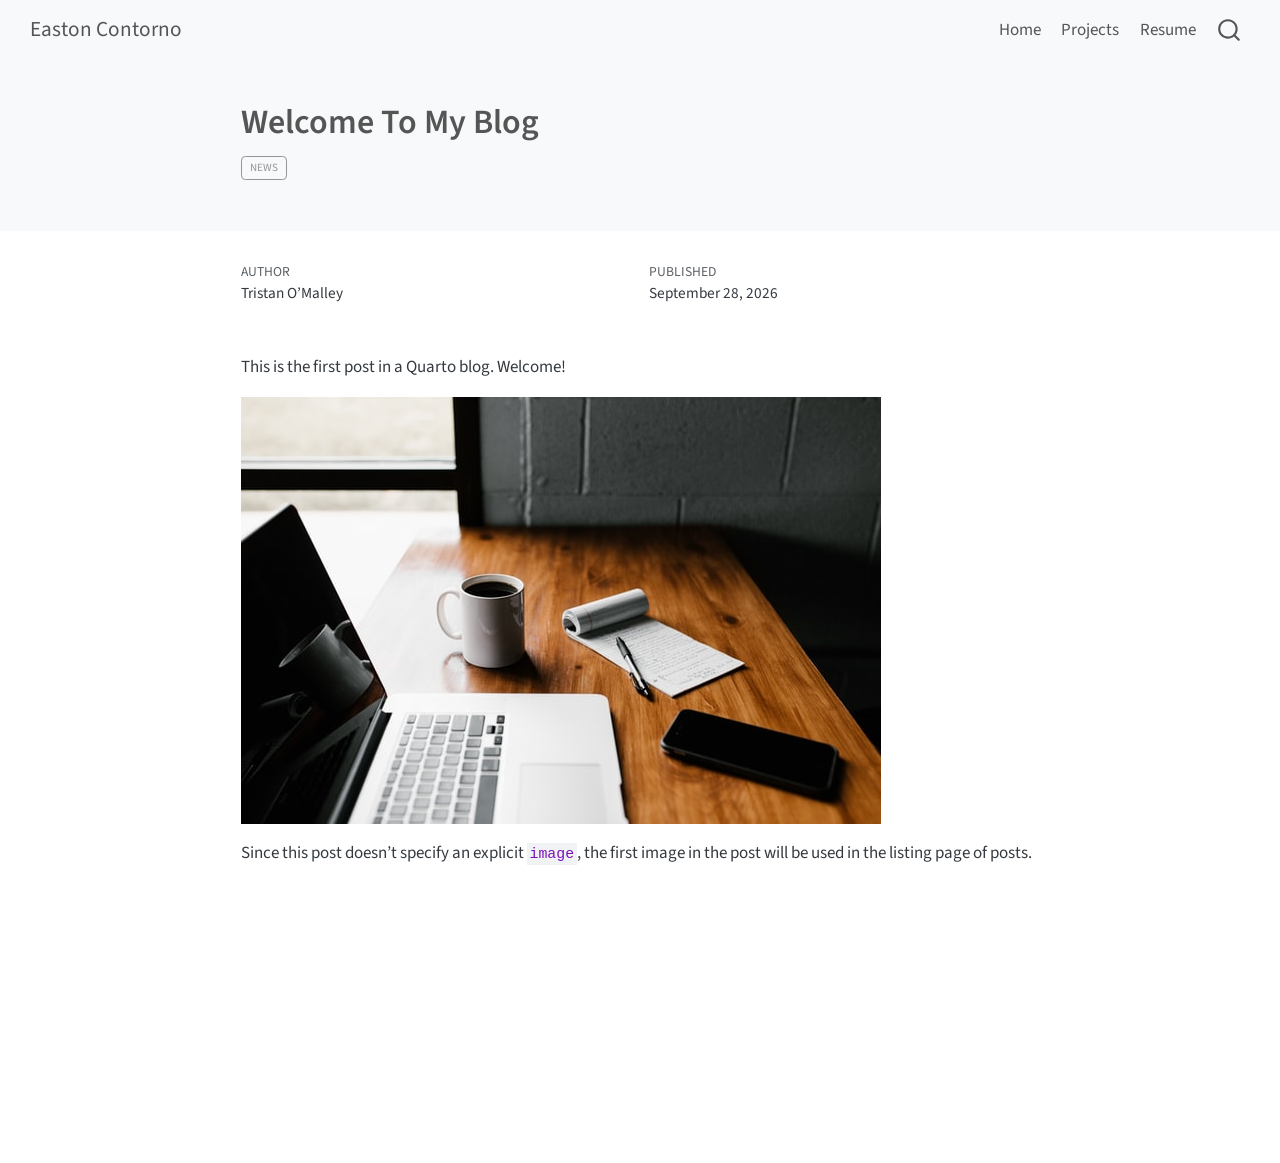
<file: docs/posts/welcome/index.html>
<!DOCTYPE html>
<html xmlns="http://www.w3.org/1999/xhtml" lang="en" xml:lang="en"><head>

<meta charset="utf-8">
<meta name="generator" content="quarto-1.9.38">

<meta name="viewport" content="width=device-width, initial-scale=1.0, user-scalable=yes">

<meta name="author" content="Tristan O’Malley">
<meta name="dcterms.date" content="2026-09-28">

<title>Welcome To My Blog – Easton Contorno</title>
<style>
/* Default styles provided by pandoc.
** See https://pandoc.org/MANUAL.html#variables-for-html for config info.
*/
code{white-space: pre-wrap;}
span.smallcaps{font-variant: small-caps;}
div.columns{display: flex; gap: min(4vw, 1.5em);}
div.column{flex: auto; overflow-x: auto;}
div.hanging-indent{margin-left: 1.5em; text-indent: -1.5em;}
ul.task-list{list-style: none;}
ul.task-list li input[type="checkbox"] {
  width: 0.8em;
  margin: 0 0.8em 0.2em -1em; /* quarto-specific, see https://github.com/quarto-dev/quarto-cli/issues/4556 */ 
  vertical-align: middle;
}
</style>


<script src="../../site_libs/quarto-nav/quarto-nav.js"></script>
<script src="../../site_libs/quarto-nav/headroom.min.js"></script>
<script src="../../site_libs/clipboard/clipboard.min.js"></script>
<script src="../../site_libs/quarto-search/autocomplete.umd.js"></script>
<script src="../../site_libs/quarto-search/fuse.min.js"></script>
<script src="../../site_libs/quarto-search/quarto-search.js"></script>
<meta name="quarto:offset" content="../../">
<script src="../../site_libs/quarto-html/quarto.js" type="module"></script>
<script src="../../site_libs/quarto-html/tabsets/tabsets.js" type="module"></script>
<script src="../../site_libs/quarto-html/popper.min.js"></script>
<script src="../../site_libs/quarto-html/tippy.umd.min.js"></script>
<script src="../../site_libs/quarto-html/anchor.min.js"></script>
<link href="../../site_libs/quarto-html/tippy.css" rel="stylesheet">
<link href="../../site_libs/quarto-html/quarto-syntax-highlighting-15634bcf2e68342d4ad2dfa704d543f6.css" rel="stylesheet" id="quarto-text-highlighting-styles">
<script src="../../site_libs/bootstrap/bootstrap.min.js"></script>
<link href="../../site_libs/bootstrap/bootstrap-icons.css" rel="stylesheet">
<link href="../../site_libs/bootstrap/bootstrap-158031087360bce0ff56dc785ce39e06.min.css" rel="stylesheet" append-hash="true" id="quarto-bootstrap" data-mode="light">
<script id="quarto-search-options" type="application/json">{
  "location": "navbar",
  "copy-button": false,
  "collapse-after": 3,
  "panel-placement": "end",
  "type": "overlay",
  "limit": 50,
  "keyboard-shortcut": [
    "f",
    "/",
    "s"
  ],
  "show-item-context": false,
  "language": {
    "search-no-results-text": "No results",
    "search-matching-documents-text": "matching documents",
    "search-copy-link-title": "Copy link to search",
    "search-hide-matches-text": "Hide additional matches",
    "search-more-match-text": "more match in this document",
    "search-more-matches-text": "more matches in this document",
    "search-clear-button-title": "Clear",
    "search-text-placeholder": "",
    "search-detached-cancel-button-title": "Cancel",
    "search-submit-button-title": "Submit",
    "search-label": "Search"
  }
}</script>


<link rel="stylesheet" href="../../styles.css">
</head>

<body class="nav-fixed fullcontent quarto-light">

<div id="quarto-search-results"></div>
  <header id="quarto-header" class="headroom fixed-top quarto-banner">
    <nav class="navbar navbar-expand-lg " data-bs-theme="dark">
      <div class="navbar-container container-fluid">
      <div class="navbar-brand-container mx-auto">
    <a class="navbar-brand" href="../../index.html">
    <span class="navbar-title">Easton Contorno</span>
    </a>
  </div>
            <div id="quarto-search" class="" title="Search"></div>
          <button class="navbar-toggler" type="button" data-bs-toggle="collapse" data-bs-target="#navbarCollapse" aria-controls="navbarCollapse" role="menu" aria-expanded="false" aria-label="Toggle navigation" onclick="if (window.quartoToggleHeadroom) { window.quartoToggleHeadroom(); }">
  <span class="navbar-toggler-icon"></span>
</button>
          <div class="collapse navbar-collapse" id="navbarCollapse">
            <ul class="navbar-nav navbar-nav-scroll ms-auto">
  <li class="nav-item">
    <a class="nav-link" href="../../index.html"> 
<span class="menu-text">Home</span></a>
  </li>  
  <li class="nav-item">
    <a class="nav-link" href="../../projects.html"> 
<span class="menu-text">Projects</span></a>
  </li>  
  <li class="nav-item">
    <a class="nav-link" href="../../resume.html"> 
<span class="menu-text">Resume</span></a>
  </li>  
</ul>
          </div> <!-- /navcollapse -->
            <div class="quarto-navbar-tools">
</div>
      </div> <!-- /container-fluid -->
    </nav>
</header>
<!-- content -->
<header id="title-block-header" class="quarto-title-block default page-columns page-full">
  <div class="quarto-title-banner page-columns page-full">
    <div class="quarto-title column-body">
      <h1 class="title">Welcome To My Blog</h1>
                                <div class="quarto-categories">
                <div class="quarto-category">news</div>
              </div>
                  </div>
  </div>
    
  
  <div class="quarto-title-meta">

      <div>
      <div class="quarto-title-meta-heading">Author</div>
      <div class="quarto-title-meta-contents">
               <p>Tristan O’Malley </p>
            </div>
    </div>
      
      <div>
      <div class="quarto-title-meta-heading">Published</div>
      <div class="quarto-title-meta-contents">
        <p class="date">September 28, 2026</p>
      </div>
    </div>
    
      
    </div>
    
  
  </header><div id="quarto-content" class="quarto-container page-columns page-rows-contents page-layout-article page-navbar">
<!-- sidebar -->
<!-- margin-sidebar -->
    
<!-- main -->
<main class="content quarto-banner-title-block" id="quarto-document-content">





<p>This is the first post in a Quarto blog. Welcome!</p>
<p><img src="thumbnail.jpg" class="img-fluid"></p>
<p>Since this post doesn’t specify an explicit <code>image</code>, the first image in the post will be used in the listing page of posts.</p>



</main> <!-- /main -->
<script id="quarto-html-after-body" type="application/javascript">
  window.document.addEventListener("DOMContentLoaded", function (event) {
    const icon = "";
    const anchorJS = new window.AnchorJS();
    anchorJS.options = {
      placement: 'right',
      icon: icon
    };
    anchorJS.add('.anchored');
    const isCodeAnnotation = (el) => {
      for (const clz of el.classList) {
        if (clz.startsWith('code-annotation-')) {                     
          return true;
        }
      }
      return false;
    }
    const onCopySuccess = function(e) {
      // button target
      const button = e.trigger;
      // don't keep focus
      button.blur();
      // flash "checked"
      button.classList.add('code-copy-button-checked');
      var currentTitle = button.getAttribute("title");
      button.setAttribute("title", "Copied!");
      let tooltip;
      if (window.bootstrap) {
        button.setAttribute("data-bs-toggle", "tooltip");
        button.setAttribute("data-bs-placement", "left");
        button.setAttribute("data-bs-title", "Copied!");
        tooltip = new bootstrap.Tooltip(button, 
          { trigger: "manual", 
            customClass: "code-copy-button-tooltip",
            offset: [0, -8]});
        tooltip.show();    
      }
      setTimeout(function() {
        if (tooltip) {
          tooltip.hide();
          button.removeAttribute("data-bs-title");
          button.removeAttribute("data-bs-toggle");
          button.removeAttribute("data-bs-placement");
        }
        button.setAttribute("title", currentTitle);
        button.classList.remove('code-copy-button-checked');
      }, 1000);
      // clear code selection
      e.clearSelection();
    }
    const getTextToCopy = function(trigger) {
      const outerScaffold = trigger.parentElement.cloneNode(true);
      const codeEl = outerScaffold.querySelector('code');
      for (const childEl of codeEl.children) {
        if (isCodeAnnotation(childEl)) {
          childEl.remove();
        }
      }
      return codeEl.innerText;
    }
    const clipboard = new window.ClipboardJS('.code-copy-button:not([data-in-quarto-modal])', {
      text: getTextToCopy
    });
    clipboard.on('success', onCopySuccess);
    if (window.document.getElementById('quarto-embedded-source-code-modal')) {
      const clipboardModal = new window.ClipboardJS('.code-copy-button[data-in-quarto-modal]', {
        text: getTextToCopy,
        container: window.document.getElementById('quarto-embedded-source-code-modal')
      });
      clipboardModal.on('success', onCopySuccess);
    }
      var localhostRegex = new RegExp(/^(?:http|https):\/\/localhost\:?[0-9]*\//);
      var mailtoRegex = new RegExp(/^mailto:/);
        var filterRegex = new RegExp('/' + window.location.host + '/');
      var isInternal = (href) => {
          return filterRegex.test(href) || localhostRegex.test(href) || mailtoRegex.test(href);
      }
      // Inspect non-navigation links and adorn them if external
     var links = window.document.querySelectorAll('a[href]:not(.nav-link):not(.navbar-brand):not(.toc-action):not(.sidebar-link):not(.sidebar-item-toggle):not(.pagination-link):not(.no-external):not([aria-hidden]):not(.dropdown-item):not(.quarto-navigation-tool):not(.about-link)');
      for (var i=0; i<links.length; i++) {
        const link = links[i];
        if (!isInternal(link.href)) {
          // undo the damage that might have been done by quarto-nav.js in the case of
          // links that we want to consider external
          if (link.dataset.originalHref !== undefined) {
            link.href = link.dataset.originalHref;
          }
        }
      }
    function tippyHover(el, contentFn, onTriggerFn, onUntriggerFn) {
      const config = {
        allowHTML: true,
        maxWidth: 500,
        delay: 100,
        arrow: false,
        appendTo: function(el) {
            return el.parentElement;
        },
        interactive: true,
        interactiveBorder: 10,
        theme: 'quarto',
        placement: 'bottom-start',
      };
      if (contentFn) {
        config.content = contentFn;
      }
      if (onTriggerFn) {
        config.onTrigger = onTriggerFn;
      }
      if (onUntriggerFn) {
        config.onUntrigger = onUntriggerFn;
      }
      window.tippy(el, config); 
    }
    const noterefs = window.document.querySelectorAll('a[role="doc-noteref"]');
    for (var i=0; i<noterefs.length; i++) {
      const ref = noterefs[i];
      tippyHover(ref, function() {
        // use id or data attribute instead here
        let href = ref.getAttribute('data-footnote-href') || ref.getAttribute('href');
        try { href = new URL(href).hash; } catch {}
        const id = href.replace(/^#\/?/, "");
        const note = window.document.getElementById(id);
        if (note) {
          return note.innerHTML;
        } else {
          return "";
        }
      });
    }
    const xrefs = window.document.querySelectorAll('a.quarto-xref');
    const processXRef = (id, note) => {
      // Strip column container classes
      const stripColumnClz = (el) => {
        el.classList.remove("page-full", "page-columns");
        if (el.children) {
          for (const child of el.children) {
            stripColumnClz(child);
          }
        }
      }
      stripColumnClz(note)
      if (id === null || id.startsWith('sec-')) {
        // Special case sections, only their first couple elements
        const container = document.createElement("div");
        if (note.children && note.children.length > 2) {
          container.appendChild(note.children[0].cloneNode(true));
          for (let i = 1; i < note.children.length; i++) {
            const child = note.children[i];
            if (child.tagName === "P" && child.innerText === "") {
              continue;
            } else {
              container.appendChild(child.cloneNode(true));
              break;
            }
          }
          if (window.Quarto?.typesetMath) {
            window.Quarto.typesetMath(container);
          }
          return container.innerHTML
        } else {
          if (window.Quarto?.typesetMath) {
            window.Quarto.typesetMath(note);
          }
          return note.innerHTML;
        }
      } else {
        // Remove any anchor links if they are present
        const anchorLink = note.querySelector('a.anchorjs-link');
        if (anchorLink) {
          anchorLink.remove();
        }
        if (window.Quarto?.typesetMath) {
          window.Quarto.typesetMath(note);
        }
        if (note.classList.contains("callout")) {
          return note.outerHTML;
        } else {
          return note.innerHTML;
        }
      }
    }
    for (var i=0; i<xrefs.length; i++) {
      const xref = xrefs[i];
      tippyHover(xref, undefined, function(instance) {
        instance.disable();
        let url = xref.getAttribute('href');
        let hash = undefined; 
        if (url.startsWith('#')) {
          hash = url;
        } else {
          try { hash = new URL(url).hash; } catch {}
        }
        if (hash) {
          const id = hash.replace(/^#\/?/, "");
          const note = window.document.getElementById(id);
          if (note !== null) {
            try {
              const html = processXRef(id, note.cloneNode(true));
              instance.setContent(html);
            } finally {
              instance.enable();
              instance.show();
            }
          } else {
            // See if we can fetch this
            fetch(url.split('#')[0])
            .then(res => res.text())
            .then(html => {
              const parser = new DOMParser();
              const htmlDoc = parser.parseFromString(html, "text/html");
              const note = htmlDoc.getElementById(id);
              if (note !== null) {
                const html = processXRef(id, note);
                instance.setContent(html);
              } 
            }).finally(() => {
              instance.enable();
              instance.show();
            });
          }
        } else {
          // See if we can fetch a full url (with no hash to target)
          // This is a special case and we should probably do some content thinning / targeting
          fetch(url)
          .then(res => res.text())
          .then(html => {
            const parser = new DOMParser();
            const htmlDoc = parser.parseFromString(html, "text/html");
            const note = htmlDoc.querySelector('main.content');
            if (note !== null) {
              // This should only happen for chapter cross references
              // (since there is no id in the URL)
              // remove the first header
              if (note.children.length > 0 && note.children[0].tagName === "HEADER") {
                note.children[0].remove();
              }
              const html = processXRef(null, note);
              instance.setContent(html);
            } 
          }).finally(() => {
            instance.enable();
            instance.show();
          });
        }
      }, function(instance) {
      });
    }
        let selectedAnnoteEl;
        const selectorForAnnotation = ( cell, annotation) => {
          let cellAttr = 'data-code-cell="' + cell + '"';
          let lineAttr = 'data-code-annotation="' +  annotation + '"';
          const selector = 'span[' + cellAttr + '][' + lineAttr + ']';
          return selector;
        }
        const selectCodeLines = (annoteEl) => {
          const doc = window.document;
          const targetCell = annoteEl.getAttribute("data-target-cell");
          const targetAnnotation = annoteEl.getAttribute("data-target-annotation");
          const annoteSpan = window.document.querySelector(selectorForAnnotation(targetCell, targetAnnotation));
          const lines = annoteSpan.getAttribute("data-code-lines").split(",");
          const lineIds = lines.map((line) => {
            return targetCell + "-" + line;
          })
          let top = null;
          let height = null;
          let parent = null;
          if (lineIds.length > 0) {
              //compute the position of the single el (top and bottom and make a div)
              const el = window.document.getElementById(lineIds[0]);
              top = el.offsetTop;
              height = el.offsetHeight;
              parent = el.parentElement.parentElement;
            if (lineIds.length > 1) {
              const lastEl = window.document.getElementById(lineIds[lineIds.length - 1]);
              const bottom = lastEl.offsetTop + lastEl.offsetHeight;
              height = bottom - top;
            }
            if (top !== null && height !== null && parent !== null) {
              // cook up a div (if necessary) and position it 
              let div = window.document.getElementById("code-annotation-line-highlight");
              if (div === null) {
                div = window.document.createElement("div");
                div.setAttribute("id", "code-annotation-line-highlight");
                div.style.position = 'absolute';
                parent.appendChild(div);
              }
              div.style.top = top - 2 + "px";
              div.style.height = height + 4 + "px";
              div.style.left = 0;
              let gutterDiv = window.document.getElementById("code-annotation-line-highlight-gutter");
              if (gutterDiv === null) {
                gutterDiv = window.document.createElement("div");
                gutterDiv.setAttribute("id", "code-annotation-line-highlight-gutter");
                gutterDiv.style.position = 'absolute';
                const codeCell = window.document.getElementById(targetCell);
                const gutter = codeCell.querySelector('.code-annotation-gutter');
                gutter.appendChild(gutterDiv);
              }
              gutterDiv.style.top = top - 2 + "px";
              gutterDiv.style.height = height + 4 + "px";
            }
            selectedAnnoteEl = annoteEl;
          }
        };
        const unselectCodeLines = () => {
          const elementsIds = ["code-annotation-line-highlight", "code-annotation-line-highlight-gutter"];
          elementsIds.forEach((elId) => {
            const div = window.document.getElementById(elId);
            if (div) {
              div.remove();
            }
          });
          selectedAnnoteEl = undefined;
        };
          // Handle positioning of the toggle
      window.addEventListener(
        "resize",
        throttle(() => {
          elRect = undefined;
          if (selectedAnnoteEl) {
            selectCodeLines(selectedAnnoteEl);
          }
        }, 10)
      );
      function throttle(fn, ms) {
      let throttle = false;
      let timer;
        return (...args) => {
          if(!throttle) { // first call gets through
              fn.apply(this, args);
              throttle = true;
          } else { // all the others get throttled
              if(timer) clearTimeout(timer); // cancel #2
              timer = setTimeout(() => {
                fn.apply(this, args);
                timer = throttle = false;
              }, ms);
          }
        };
      }
        // Attach click handler to the DT
        const annoteDls = window.document.querySelectorAll('dt[data-target-cell]');
        for (const annoteDlNode of annoteDls) {
          annoteDlNode.addEventListener('click', (event) => {
            const clickedEl = event.target;
            if (clickedEl !== selectedAnnoteEl) {
              unselectCodeLines();
              const activeEl = window.document.querySelector('dt[data-target-cell].code-annotation-active');
              if (activeEl) {
                activeEl.classList.remove('code-annotation-active');
              }
              selectCodeLines(clickedEl);
              clickedEl.classList.add('code-annotation-active');
            } else {
              // Unselect the line
              unselectCodeLines();
              clickedEl.classList.remove('code-annotation-active');
            }
          });
        }
    const findCites = (el) => {
      const parentEl = el.parentElement;
      if (parentEl) {
        const cites = parentEl.dataset.cites;
        if (cites) {
          return {
            el,
            cites: cites.split(' ')
          };
        } else {
          return findCites(el.parentElement)
        }
      } else {
        return undefined;
      }
    };
    var bibliorefs = window.document.querySelectorAll('a[role="doc-biblioref"]');
    for (var i=0; i<bibliorefs.length; i++) {
      const ref = bibliorefs[i];
      const citeInfo = findCites(ref);
      if (citeInfo) {
        tippyHover(citeInfo.el, function() {
          var popup = window.document.createElement('div');
          citeInfo.cites.forEach(function(cite) {
            var citeDiv = window.document.createElement('div');
            citeDiv.classList.add('hanging-indent');
            citeDiv.classList.add('csl-entry');
            var biblioDiv = window.document.getElementById('ref-' + cite);
            if (biblioDiv) {
              citeDiv.innerHTML = biblioDiv.innerHTML;
            }
            popup.appendChild(citeDiv);
          });
          return popup.innerHTML;
        });
      }
    }
  });
  </script>
</div> <!-- /content -->




</body></html>
</file>
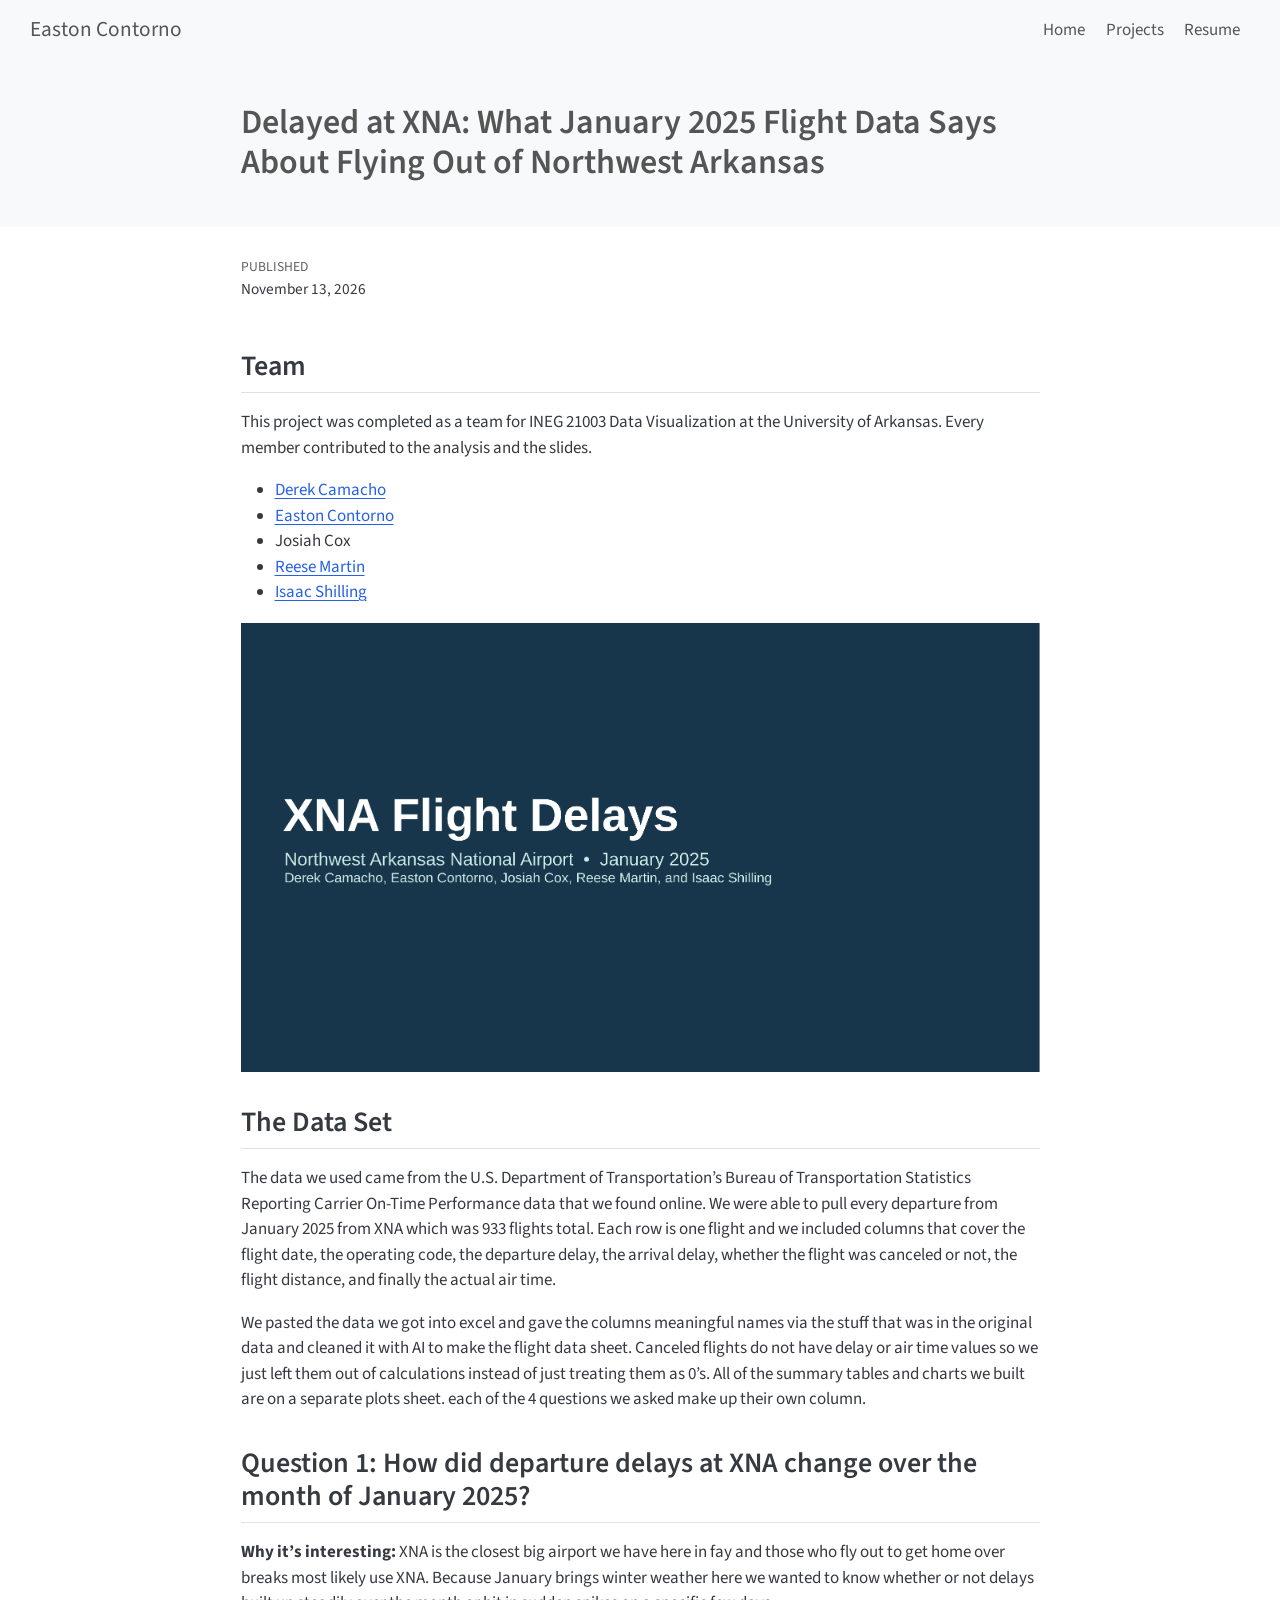
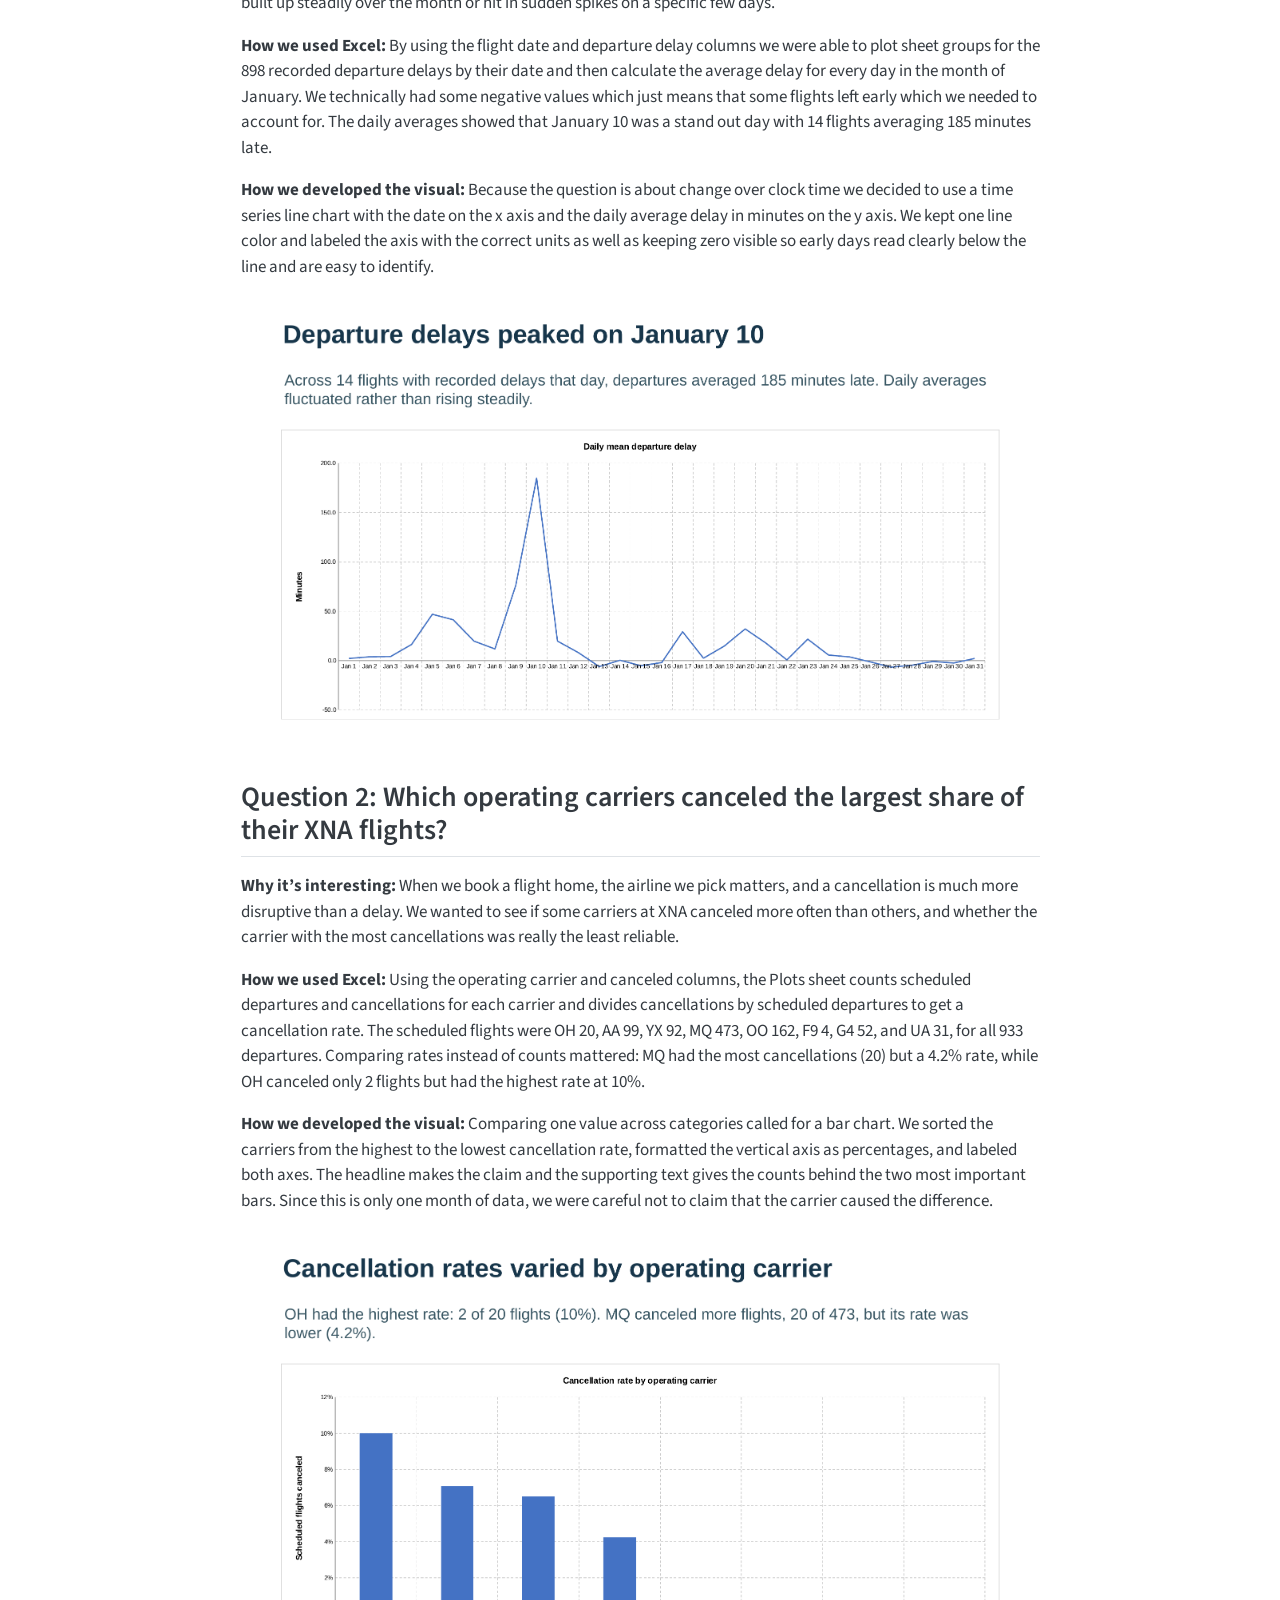
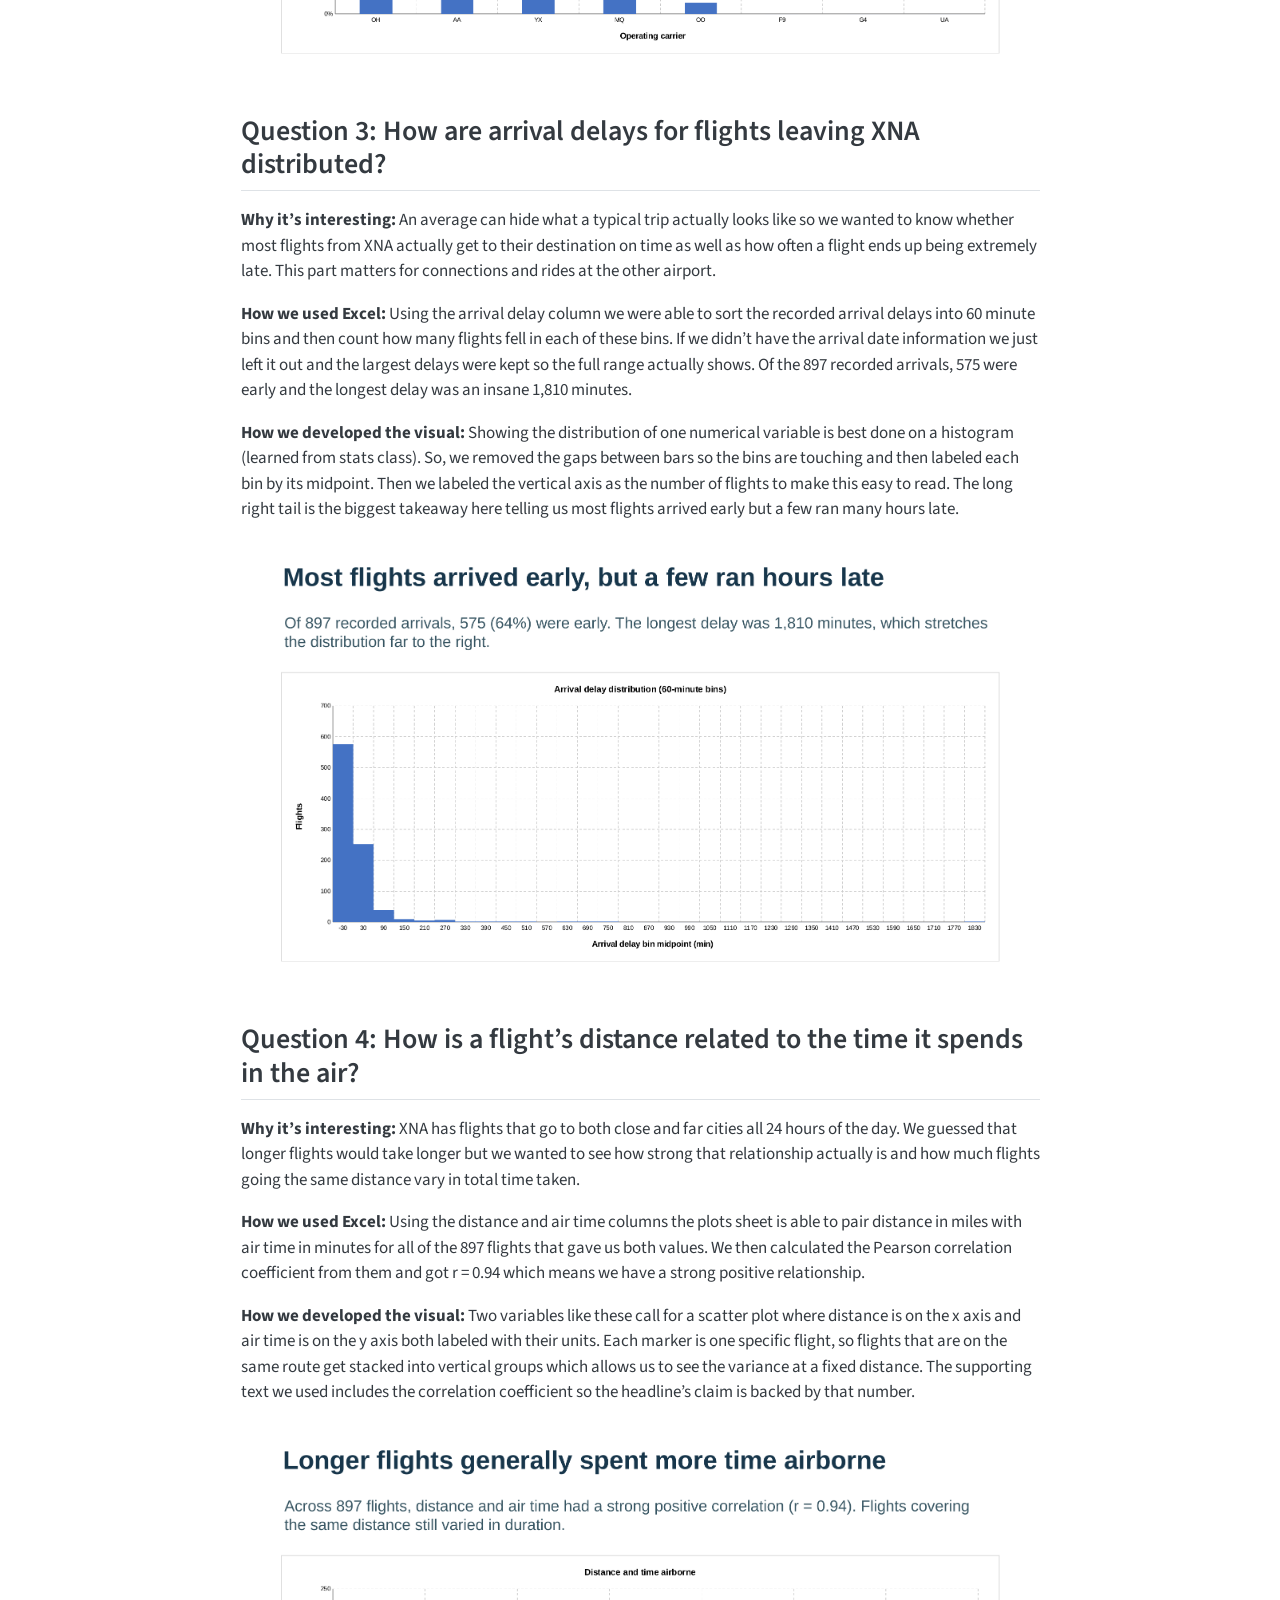
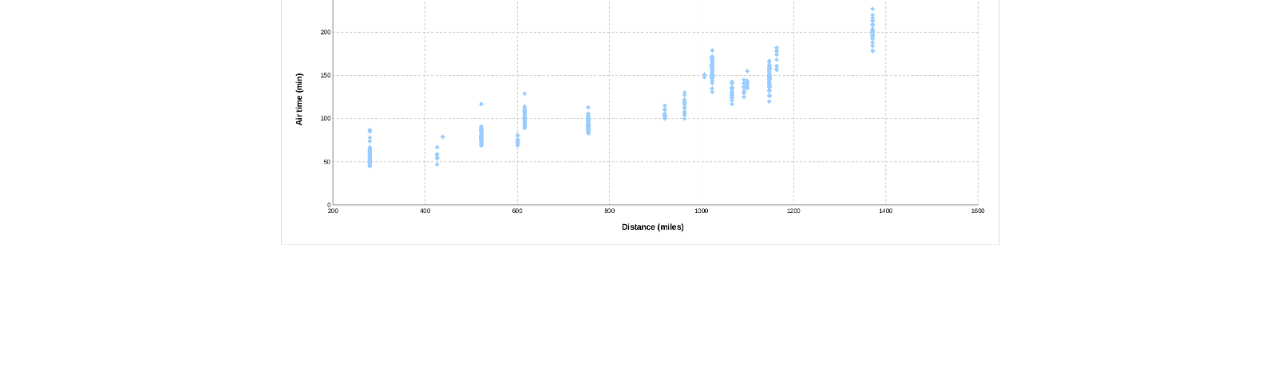
<file: docs/posts/xna-flight-delays/index.html>
<!DOCTYPE html>
<html xmlns="http://www.w3.org/1999/xhtml" lang="en" xml:lang="en"><head>
<meta charset="utf-8">
<meta name="generator" content="quarto-1.9.38">
<meta name="viewport" content="width=device-width, initial-scale=1.0, user-scalable=yes">
<meta name="author" content="Derek Camacho, Easton Contorno, Josiah Cox, Reese Martin, and Isaac Shilling">
<meta name="dcterms.date" content="2026-11-13">
<title>Delayed at XNA: What January 2025 Flight Data Says About Flying Out of Northwest Arkansas – Easton Contorno</title>
<script src="../../site_libs/quarto-nav/quarto-nav.js"></script>
<script src="../../site_libs/quarto-nav/headroom.min.js"></script>
<meta name="quarto:offset" content="../../">
<script src="../../site_libs/quarto-html/quarto.js" type="module"></script>
<script src="../../site_libs/bootstrap/bootstrap.min.js"></script>
<link href="../../site_libs/bootstrap/bootstrap-icons.css" rel="stylesheet">
<link href="../../site_libs/bootstrap/bootstrap-158031087360bce0ff56dc785ce39e06.min.css" rel="stylesheet" append-hash="true" id="quarto-bootstrap" data-mode="light">
<link rel="stylesheet" href="../../styles.css">
</head>

<body class="nav-fixed fullcontent quarto-light">
  <header id="quarto-header" class="headroom fixed-top quarto-banner">
    <nav class="navbar navbar-expand-lg " data-bs-theme="dark">
      <div class="navbar-container container-fluid">
      <div class="navbar-brand-container mx-auto">
    <a class="navbar-brand" href="../../index.html">
    <span class="navbar-title">Easton Contorno</span>
    </a>
  </div>
          <button class="navbar-toggler" type="button" data-bs-toggle="collapse" data-bs-target="#navbarCollapse" aria-controls="navbarCollapse" aria-expanded="false" aria-label="Toggle navigation">
  <span class="navbar-toggler-icon"></span>
</button>
          <div class="collapse navbar-collapse" id="navbarCollapse">
            <ul class="navbar-nav navbar-nav-scroll ms-auto">
  <li class="nav-item"><a class="nav-link" href="../../index.html"><span class="menu-text">Home</span></a></li>
  <li class="nav-item"><a class="nav-link" href="../../projects.html"><span class="menu-text">Projects</span></a></li>
  <li class="nav-item"><a class="nav-link" href="../../resume.html"><span class="menu-text">Resume</span></a></li>
</ul>
          </div>
      </div>
    </nav>
</header>
<header id="title-block-header" class="quarto-title-block default page-columns page-full">
  <div class="quarto-title-banner page-columns page-full">
    <div class="quarto-title column-body">
      <h1 class="title">Delayed at XNA: What January 2025 Flight Data Says About Flying Out of Northwest Arkansas</h1>
    </div>
  </div>
  <div class="quarto-title-meta">
    <div>
      <div class="quarto-title-meta-heading">Published</div>
      <div class="quarto-title-meta-contents"><p class="date">November 13, 2026</p></div>
    </div>
  </div>
</header>
<div id="quarto-content" class="quarto-container page-columns page-rows-contents page-layout-article page-navbar">
<main class="content quarto-banner-title-block" id="quarto-document-content">

<section id="team" class="level2">
<h2>Team</h2>
<p>This project was completed as a team for INEG 21003 Data Visualization at the University of Arkansas. Every member contributed to the analysis and the slides.</p>
<ul>
<li><a href="https://derek-c85.github.io/">Derek Camacho</a></li>
<li><a href="https://ejc017.github.io/">Easton Contorno</a></li>
<li>Josiah Cox</li>
<li><a href="https://reesemartin24.github.io/">Reese Martin</a></li>
<li><a href="https://isaacshilling06.github.io/">Isaac Shilling</a></li>
</ul>
<p><img src="slide-title.png" class="img-fluid"></p>
</section>

<section id="the-data-set" class="level2">
<h2>The Data Set</h2>
<p>The data we used came from the U.S. Department of Transportation’s Bureau of Transportation Statistics Reporting Carrier On-Time Performance data that we found online. We were able to pull every departure from January 2025 from XNA which was 933 flights total. Each row is one flight and we included columns that cover the flight date, the operating code, the departure delay, the arrival delay, whether the flight was canceled or not, the flight distance, and finally the actual air time.</p>
<p>We pasted the data we got into excel and gave the columns meaningful names via the stuff that was in the original data and cleaned it with AI to make the flight data sheet. Canceled flights do not have delay or air time values so we just left them out of calculations instead of just treating them as 0’s. All of the summary tables and charts we built are on a separate plots sheet. each of the 4 questions we asked make up their own column.</p>
</section>

<section id="question-1" class="level2">
<h2>Question 1: How did departure delays at XNA change over the month of January 2025?</h2>
<p><strong>Why it’s interesting:</strong> XNA is the closest big airport we have here in fay and those who fly out to get home over breaks most likely use XNA. Because January brings winter weather here we wanted to know whether or not delays built up steadily over the month or hit in sudden spikes on a specific few days.</p>
<p><strong>How we used Excel:</strong> By using the flight date and departure delay columns we were able to plot sheet groups for the 898 recorded departure delays by their date and then calculate the average delay for every day in the month of January. We technically had some negative values which just means that some flights left early which we needed to account for. The daily averages showed that January 10 was a stand out day with 14 flights averaging 185 minutes late.</p>
<p><strong>How we developed the visual:</strong> Because the question is about change over clock time we decided to use a time series line chart with the date on the x axis and the daily average delay in minutes on the y axis. We kept one line color and labeled the axis with the correct units as well as keeping zero visible so early days read clearly below the line and are easy to identify.</p>
<p><img src="slide-q1.png" class="img-fluid"></p>
</section>

<section id="question-2" class="level2">
<h2>Question 2: Which operating carriers canceled the largest share of their XNA flights?</h2>
<p><strong>Why it’s interesting:</strong> When we book a flight home, the airline we pick matters, and a cancellation is much more disruptive than a delay. We wanted to see if some carriers at XNA canceled more often than others, and whether the carrier with the most cancellations was really the least reliable.</p>
<p><strong>How we used Excel:</strong> Using the operating carrier and canceled columns, the Plots sheet counts scheduled departures and cancellations for each carrier and divides cancellations by scheduled departures to get a cancellation rate. The scheduled flights were OH 20, AA 99, YX 92, MQ 473, OO 162, F9 4, G4 52, and UA 31, for all 933 departures. Comparing rates instead of counts mattered: MQ had the most cancellations (20) but a 4.2% rate, while OH canceled only 2 flights but had the highest rate at 10%.</p>
<p><strong>How we developed the visual:</strong> Comparing one value across categories called for a bar chart. We sorted the carriers from the highest to the lowest cancellation rate, formatted the vertical axis as percentages, and labeled both axes. The headline makes the claim and the supporting text gives the counts behind the two most important bars. Since this is only one month of data, we were careful not to claim that the carrier caused the difference.</p>
<p><img src="slide-q2.png" class="img-fluid"></p>
</section>

<section id="question-3" class="level2">
<h2>Question 3: How are arrival delays for flights leaving XNA distributed?</h2>
<p><strong>Why it’s interesting:</strong> An average can hide what a typical trip actually looks like so we wanted to know whether most flights from XNA actually get to their destination on time as well as how often a flight ends up being extremely late. This part matters for connections and rides at the other airport.</p>
<p><strong>How we used Excel:</strong> Using the arrival delay column we were able to sort the recorded arrival delays into 60 minute bins and then count how many flights fell in each of these bins. If we didn’t have the arrival date information we just left it out and the largest delays were kept so the full range actually shows. Of the 897 recorded arrivals, 575 were early and the longest delay was an insane 1,810 minutes.</p>
<p><strong>How we developed the visual:</strong> Showing the distribution of one numerical variable is best done on a histogram (learned from stats class). So, we removed the gaps between bars so the bins are touching and then labeled each bin by its midpoint. Then we labeled the vertical axis as the number of flights to make this easy to read. The long right tail is the biggest takeaway here telling us most flights arrived early but a few ran many hours late.</p>
<p><img src="slide-q3.png" class="img-fluid"></p>
</section>

<section id="question-4" class="level2">
<h2>Question 4: How is a flight’s distance related to the time it spends in the air?</h2>
<p><strong>Why it’s interesting:</strong> XNA has flights that go to both close and far cities all 24 hours of the day. We guessed that longer flights would take longer but we wanted to see how strong that relationship actually is and how much flights going the same distance vary in total time taken.</p>
<p><strong>How we used Excel:</strong> Using the distance and air time columns the plots sheet is able to pair distance in miles with air time in minutes for all of the 897 flights that gave us both values. We then calculated the Pearson correlation coefficient from them and got r = 0.94 which means we have a strong positive relationship.</p>
<p><strong>How we developed the visual:</strong> Two variables like these call for a scatter plot where distance is on the x axis and air time is on the y axis both labeled with their units. Each marker is one specific flight, so flights that are on the same route get stacked into vertical groups which allows us to see the variance at a fixed distance. The supporting text we used includes the correlation coefficient so the headline’s claim is backed by that number.</p>
<p><img src="slide-q4.png" class="img-fluid"></p>
</section>

</main>
</div>
</body></html>
</file>
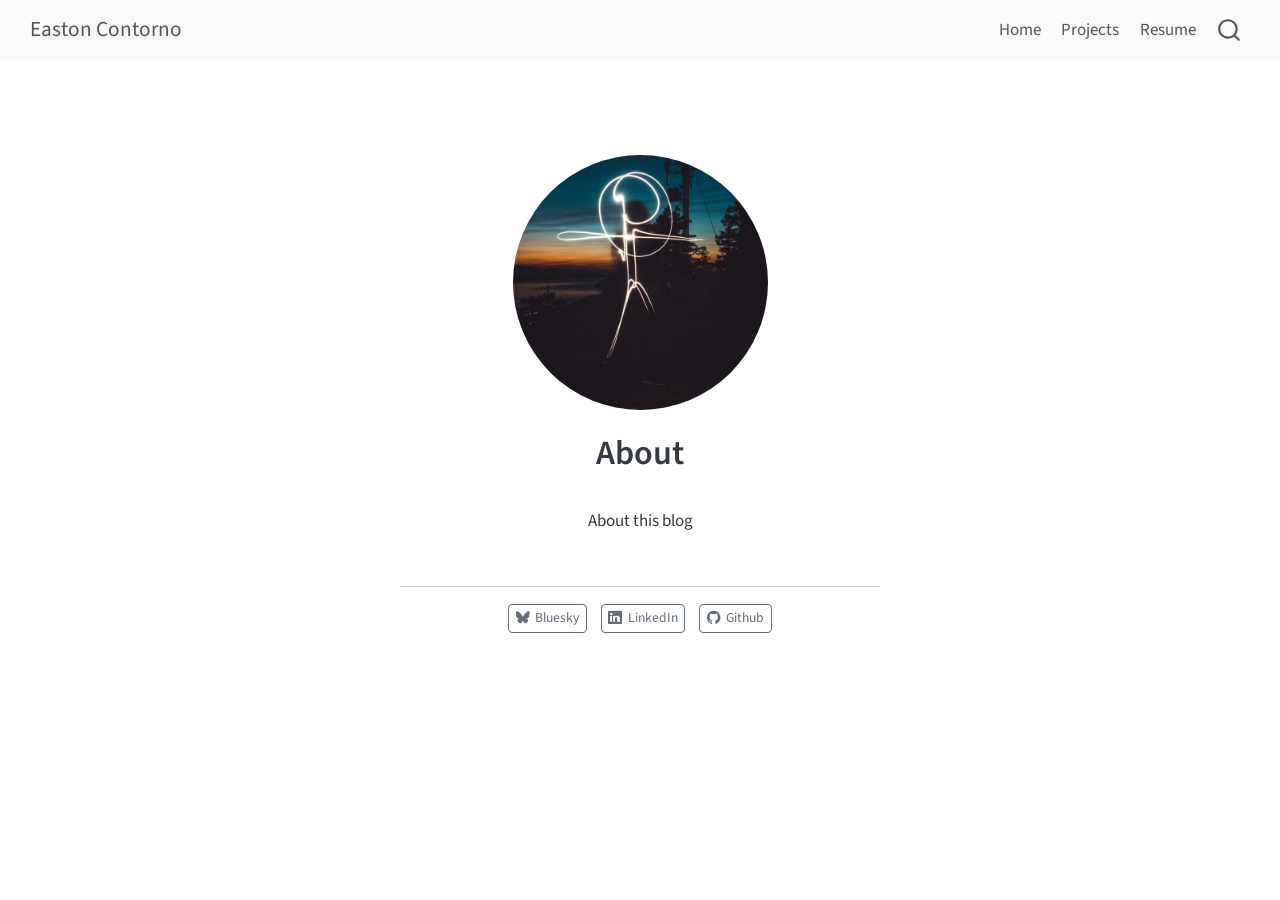
<file: docs/about.html>
<!DOCTYPE html>
<html xmlns="http://www.w3.org/1999/xhtml" lang="en" xml:lang="en"><head>

<meta charset="utf-8">
<meta name="generator" content="quarto-1.9.38">

<meta name="viewport" content="width=device-width, initial-scale=1.0, user-scalable=yes">


<title>About – Easton Contorno</title>
<style>
/* Default styles provided by pandoc.
** See https://pandoc.org/MANUAL.html#variables-for-html for config info.
*/
code{white-space: pre-wrap;}
span.smallcaps{font-variant: small-caps;}
div.columns{display: flex; gap: min(4vw, 1.5em);}
div.column{flex: auto; overflow-x: auto;}
div.hanging-indent{margin-left: 1.5em; text-indent: -1.5em;}
ul.task-list{list-style: none;}
ul.task-list li input[type="checkbox"] {
  width: 0.8em;
  margin: 0 0.8em 0.2em -1em; /* quarto-specific, see https://github.com/quarto-dev/quarto-cli/issues/4556 */ 
  vertical-align: middle;
}
</style>


<script src="site_libs/quarto-nav/quarto-nav.js"></script>
<script src="site_libs/quarto-nav/headroom.min.js"></script>
<script src="site_libs/clipboard/clipboard.min.js"></script>
<script src="site_libs/quarto-search/autocomplete.umd.js"></script>
<script src="site_libs/quarto-search/fuse.min.js"></script>
<script src="site_libs/quarto-search/quarto-search.js"></script>
<meta name="quarto:offset" content="./">
<script src="site_libs/quarto-html/quarto.js" type="module"></script>
<script src="site_libs/quarto-html/tabsets/tabsets.js" type="module"></script>
<script src="site_libs/quarto-html/popper.min.js"></script>
<script src="site_libs/quarto-html/tippy.umd.min.js"></script>
<link href="site_libs/quarto-html/tippy.css" rel="stylesheet">
<link href="site_libs/quarto-html/quarto-syntax-highlighting-15634bcf2e68342d4ad2dfa704d543f6.css" rel="stylesheet" id="quarto-text-highlighting-styles">
<script src="site_libs/bootstrap/bootstrap.min.js"></script>
<link href="site_libs/bootstrap/bootstrap-icons.css" rel="stylesheet">
<link href="site_libs/bootstrap/bootstrap-158031087360bce0ff56dc785ce39e06.min.css" rel="stylesheet" append-hash="true" id="quarto-bootstrap" data-mode="light">
<script id="quarto-search-options" type="application/json">{
  "location": "navbar",
  "copy-button": false,
  "collapse-after": 3,
  "panel-placement": "end",
  "type": "overlay",
  "limit": 50,
  "keyboard-shortcut": [
    "f",
    "/",
    "s"
  ],
  "show-item-context": false,
  "language": {
    "search-no-results-text": "No results",
    "search-matching-documents-text": "matching documents",
    "search-copy-link-title": "Copy link to search",
    "search-hide-matches-text": "Hide additional matches",
    "search-more-match-text": "more match in this document",
    "search-more-matches-text": "more matches in this document",
    "search-clear-button-title": "Clear",
    "search-text-placeholder": "",
    "search-detached-cancel-button-title": "Cancel",
    "search-submit-button-title": "Submit",
    "search-label": "Search"
  }
}</script>


<link rel="stylesheet" href="styles.css">
</head>

<body class="nav-fixed fullcontent quarto-light">

<div id="quarto-search-results"></div>
  <header id="quarto-header" class="headroom fixed-top">
    <nav class="navbar navbar-expand-lg " data-bs-theme="dark">
      <div class="navbar-container container-fluid">
      <div class="navbar-brand-container mx-auto">
    <a class="navbar-brand" href="./index.html">
    <span class="navbar-title">Easton Contorno</span>
    </a>
  </div>
            <div id="quarto-search" class="" title="Search"></div>
          <button class="navbar-toggler" type="button" data-bs-toggle="collapse" data-bs-target="#navbarCollapse" aria-controls="navbarCollapse" role="menu" aria-expanded="false" aria-label="Toggle navigation" onclick="if (window.quartoToggleHeadroom) { window.quartoToggleHeadroom(); }">
  <span class="navbar-toggler-icon"></span>
</button>
          <div class="collapse navbar-collapse" id="navbarCollapse">
            <ul class="navbar-nav navbar-nav-scroll ms-auto">
  <li class="nav-item">
    <a class="nav-link" href="./index.html"> 
<span class="menu-text">Home</span></a>
  </li>  
  <li class="nav-item">
    <a class="nav-link" href="./projects.html"> 
<span class="menu-text">Projects</span></a>
  </li>  
  <li class="nav-item">
    <a class="nav-link" href="./resume.html"> 
<span class="menu-text">Resume</span></a>
  </li>  
</ul>
          </div> <!-- /navcollapse -->
            <div class="quarto-navbar-tools">
</div>
      </div> <!-- /container-fluid -->
    </nav>
</header>
<!-- content -->
<div id="quarto-content" class="quarto-container page-columns page-rows-contents page-layout-article page-navbar">
<!-- sidebar -->
<!-- margin-sidebar -->
    
<!-- main -->
<div class="quarto-about-jolla">
  <img src="profile.jpg" class="about-image
  round " style="height: 15em; width: 15em;">
 <header id="title-block-header" class="quarto-title-block default">
<div class="quarto-title">
<h1 class="title">About</h1>
</div>
<div class="quarto-title-meta">
  </div>
</header><main class="content" id="quarto-document-content">
<p>About this blog</p>


</main> 
  <hr class="about-sep">
   <div class="about-links">
  <a href="https://bsky.app/" class="about-link" rel="" target="">
    <i class="bi bi-bluesky"></i>
     <span class="about-link-text">Bluesky</span>
  </a>
  <a href="https://linkedin.com" class="about-link" rel="" target="">
    <i class="bi bi-linkedin"></i>
     <span class="about-link-text">LinkedIn</span>
  </a>
  <a href="https://github.com" class="about-link" rel="" target="">
    <i class="bi bi-github"></i>
     <span class="about-link-text">Github</span>
  </a>
</div>
</div>
 <!-- /main -->
<script id="quarto-html-after-body" type="application/javascript">
  window.document.addEventListener("DOMContentLoaded", function (event) {
    const isCodeAnnotation = (el) => {
      for (const clz of el.classList) {
        if (clz.startsWith('code-annotation-')) {                     
          return true;
        }
      }
      return false;
    }
    const onCopySuccess = function(e) {
      // button target
      const button = e.trigger;
      // don't keep focus
      button.blur();
      // flash "checked"
      button.classList.add('code-copy-button-checked');
      var currentTitle = button.getAttribute("title");
      button.setAttribute("title", "Copied!");
      let tooltip;
      if (window.bootstrap) {
        button.setAttribute("data-bs-toggle", "tooltip");
        button.setAttribute("data-bs-placement", "left");
        button.setAttribute("data-bs-title", "Copied!");
        tooltip = new bootstrap.Tooltip(button, 
          { trigger: "manual", 
            customClass: "code-copy-button-tooltip",
            offset: [0, -8]});
        tooltip.show();    
      }
      setTimeout(function() {
        if (tooltip) {
          tooltip.hide();
          button.removeAttribute("data-bs-title");
          button.removeAttribute("data-bs-toggle");
          button.removeAttribute("data-bs-placement");
        }
        button.setAttribute("title", currentTitle);
        button.classList.remove('code-copy-button-checked');
      }, 1000);
      // clear code selection
      e.clearSelection();
    }
    const getTextToCopy = function(trigger) {
      const outerScaffold = trigger.parentElement.cloneNode(true);
      const codeEl = outerScaffold.querySelector('code');
      for (const childEl of codeEl.children) {
        if (isCodeAnnotation(childEl)) {
          childEl.remove();
        }
      }
      return codeEl.innerText;
    }
    const clipboard = new window.ClipboardJS('.code-copy-button:not([data-in-quarto-modal])', {
      text: getTextToCopy
    });
    clipboard.on('success', onCopySuccess);
    if (window.document.getElementById('quarto-embedded-source-code-modal')) {
      const clipboardModal = new window.ClipboardJS('.code-copy-button[data-in-quarto-modal]', {
        text: getTextToCopy,
        container: window.document.getElementById('quarto-embedded-source-code-modal')
      });
      clipboardModal.on('success', onCopySuccess);
    }
      var localhostRegex = new RegExp(/^(?:http|https):\/\/localhost\:?[0-9]*\//);
      var mailtoRegex = new RegExp(/^mailto:/);
        var filterRegex = new RegExp('/' + window.location.host + '/');
      var isInternal = (href) => {
          return filterRegex.test(href) || localhostRegex.test(href) || mailtoRegex.test(href);
      }
      // Inspect non-navigation links and adorn them if external
     var links = window.document.querySelectorAll('a[href]:not(.nav-link):not(.navbar-brand):not(.toc-action):not(.sidebar-link):not(.sidebar-item-toggle):not(.pagination-link):not(.no-external):not([aria-hidden]):not(.dropdown-item):not(.quarto-navigation-tool):not(.about-link)');
      for (var i=0; i<links.length; i++) {
        const link = links[i];
        if (!isInternal(link.href)) {
          // undo the damage that might have been done by quarto-nav.js in the case of
          // links that we want to consider external
          if (link.dataset.originalHref !== undefined) {
            link.href = link.dataset.originalHref;
          }
        }
      }
    function tippyHover(el, contentFn, onTriggerFn, onUntriggerFn) {
      const config = {
        allowHTML: true,
        maxWidth: 500,
        delay: 100,
        arrow: false,
        appendTo: function(el) {
            return el.parentElement;
        },
        interactive: true,
        interactiveBorder: 10,
        theme: 'quarto',
        placement: 'bottom-start',
      };
      if (contentFn) {
        config.content = contentFn;
      }
      if (onTriggerFn) {
        config.onTrigger = onTriggerFn;
      }
      if (onUntriggerFn) {
        config.onUntrigger = onUntriggerFn;
      }
      window.tippy(el, config); 
    }
    const noterefs = window.document.querySelectorAll('a[role="doc-noteref"]');
    for (var i=0; i<noterefs.length; i++) {
      const ref = noterefs[i];
      tippyHover(ref, function() {
        // use id or data attribute instead here
        let href = ref.getAttribute('data-footnote-href') || ref.getAttribute('href');
        try { href = new URL(href).hash; } catch {}
        const id = href.replace(/^#\/?/, "");
        const note = window.document.getElementById(id);
        if (note) {
          return note.innerHTML;
        } else {
          return "";
        }
      });
    }
    const xrefs = window.document.querySelectorAll('a.quarto-xref');
    const processXRef = (id, note) => {
      // Strip column container classes
      const stripColumnClz = (el) => {
        el.classList.remove("page-full", "page-columns");
        if (el.children) {
          for (const child of el.children) {
            stripColumnClz(child);
          }
        }
      }
      stripColumnClz(note)
      if (id === null || id.startsWith('sec-')) {
        // Special case sections, only their first couple elements
        const container = document.createElement("div");
        if (note.children && note.children.length > 2) {
          container.appendChild(note.children[0].cloneNode(true));
          for (let i = 1; i < note.children.length; i++) {
            const child = note.children[i];
            if (child.tagName === "P" && child.innerText === "") {
              continue;
            } else {
              container.appendChild(child.cloneNode(true));
              break;
            }
          }
          if (window.Quarto?.typesetMath) {
            window.Quarto.typesetMath(container);
          }
          return container.innerHTML
        } else {
          if (window.Quarto?.typesetMath) {
            window.Quarto.typesetMath(note);
          }
          return note.innerHTML;
        }
      } else {
        // Remove any anchor links if they are present
        const anchorLink = note.querySelector('a.anchorjs-link');
        if (anchorLink) {
          anchorLink.remove();
        }
        if (window.Quarto?.typesetMath) {
          window.Quarto.typesetMath(note);
        }
        if (note.classList.contains("callout")) {
          return note.outerHTML;
        } else {
          return note.innerHTML;
        }
      }
    }
    for (var i=0; i<xrefs.length; i++) {
      const xref = xrefs[i];
      tippyHover(xref, undefined, function(instance) {
        instance.disable();
        let url = xref.getAttribute('href');
        let hash = undefined; 
        if (url.startsWith('#')) {
          hash = url;
        } else {
          try { hash = new URL(url).hash; } catch {}
        }
        if (hash) {
          const id = hash.replace(/^#\/?/, "");
          const note = window.document.getElementById(id);
          if (note !== null) {
            try {
              const html = processXRef(id, note.cloneNode(true));
              instance.setContent(html);
            } finally {
              instance.enable();
              instance.show();
            }
          } else {
            // See if we can fetch this
            fetch(url.split('#')[0])
            .then(res => res.text())
            .then(html => {
              const parser = new DOMParser();
              const htmlDoc = parser.parseFromString(html, "text/html");
              const note = htmlDoc.getElementById(id);
              if (note !== null) {
                const html = processXRef(id, note);
                instance.setContent(html);
              } 
            }).finally(() => {
              instance.enable();
              instance.show();
            });
          }
        } else {
          // See if we can fetch a full url (with no hash to target)
          // This is a special case and we should probably do some content thinning / targeting
          fetch(url)
          .then(res => res.text())
          .then(html => {
            const parser = new DOMParser();
            const htmlDoc = parser.parseFromString(html, "text/html");
            const note = htmlDoc.querySelector('main.content');
            if (note !== null) {
              // This should only happen for chapter cross references
              // (since there is no id in the URL)
              // remove the first header
              if (note.children.length > 0 && note.children[0].tagName === "HEADER") {
                note.children[0].remove();
              }
              const html = processXRef(null, note);
              instance.setContent(html);
            } 
          }).finally(() => {
            instance.enable();
            instance.show();
          });
        }
      }, function(instance) {
      });
    }
        let selectedAnnoteEl;
        const selectorForAnnotation = ( cell, annotation) => {
          let cellAttr = 'data-code-cell="' + cell + '"';
          let lineAttr = 'data-code-annotation="' +  annotation + '"';
          const selector = 'span[' + cellAttr + '][' + lineAttr + ']';
          return selector;
        }
        const selectCodeLines = (annoteEl) => {
          const doc = window.document;
          const targetCell = annoteEl.getAttribute("data-target-cell");
          const targetAnnotation = annoteEl.getAttribute("data-target-annotation");
          const annoteSpan = window.document.querySelector(selectorForAnnotation(targetCell, targetAnnotation));
          const lines = annoteSpan.getAttribute("data-code-lines").split(",");
          const lineIds = lines.map((line) => {
            return targetCell + "-" + line;
          })
          let top = null;
          let height = null;
          let parent = null;
          if (lineIds.length > 0) {
              //compute the position of the single el (top and bottom and make a div)
              const el = window.document.getElementById(lineIds[0]);
              top = el.offsetTop;
              height = el.offsetHeight;
              parent = el.parentElement.parentElement;
            if (lineIds.length > 1) {
              const lastEl = window.document.getElementById(lineIds[lineIds.length - 1]);
              const bottom = lastEl.offsetTop + lastEl.offsetHeight;
              height = bottom - top;
            }
            if (top !== null && height !== null && parent !== null) {
              // cook up a div (if necessary) and position it 
              let div = window.document.getElementById("code-annotation-line-highlight");
              if (div === null) {
                div = window.document.createElement("div");
                div.setAttribute("id", "code-annotation-line-highlight");
                div.style.position = 'absolute';
                parent.appendChild(div);
              }
              div.style.top = top - 2 + "px";
              div.style.height = height + 4 + "px";
              div.style.left = 0;
              let gutterDiv = window.document.getElementById("code-annotation-line-highlight-gutter");
              if (gutterDiv === null) {
                gutterDiv = window.document.createElement("div");
                gutterDiv.setAttribute("id", "code-annotation-line-highlight-gutter");
                gutterDiv.style.position = 'absolute';
                const codeCell = window.document.getElementById(targetCell);
                const gutter = codeCell.querySelector('.code-annotation-gutter');
                gutter.appendChild(gutterDiv);
              }
              gutterDiv.style.top = top - 2 + "px";
              gutterDiv.style.height = height + 4 + "px";
            }
            selectedAnnoteEl = annoteEl;
          }
        };
        const unselectCodeLines = () => {
          const elementsIds = ["code-annotation-line-highlight", "code-annotation-line-highlight-gutter"];
          elementsIds.forEach((elId) => {
            const div = window.document.getElementById(elId);
            if (div) {
              div.remove();
            }
          });
          selectedAnnoteEl = undefined;
        };
          // Handle positioning of the toggle
      window.addEventListener(
        "resize",
        throttle(() => {
          elRect = undefined;
          if (selectedAnnoteEl) {
            selectCodeLines(selectedAnnoteEl);
          }
        }, 10)
      );
      function throttle(fn, ms) {
      let throttle = false;
      let timer;
        return (...args) => {
          if(!throttle) { // first call gets through
              fn.apply(this, args);
              throttle = true;
          } else { // all the others get throttled
              if(timer) clearTimeout(timer); // cancel #2
              timer = setTimeout(() => {
                fn.apply(this, args);
                timer = throttle = false;
              }, ms);
          }
        };
      }
        // Attach click handler to the DT
        const annoteDls = window.document.querySelectorAll('dt[data-target-cell]');
        for (const annoteDlNode of annoteDls) {
          annoteDlNode.addEventListener('click', (event) => {
            const clickedEl = event.target;
            if (clickedEl !== selectedAnnoteEl) {
              unselectCodeLines();
              const activeEl = window.document.querySelector('dt[data-target-cell].code-annotation-active');
              if (activeEl) {
                activeEl.classList.remove('code-annotation-active');
              }
              selectCodeLines(clickedEl);
              clickedEl.classList.add('code-annotation-active');
            } else {
              // Unselect the line
              unselectCodeLines();
              clickedEl.classList.remove('code-annotation-active');
            }
          });
        }
    const findCites = (el) => {
      const parentEl = el.parentElement;
      if (parentEl) {
        const cites = parentEl.dataset.cites;
        if (cites) {
          return {
            el,
            cites: cites.split(' ')
          };
        } else {
          return findCites(el.parentElement)
        }
      } else {
        return undefined;
      }
    };
    var bibliorefs = window.document.querySelectorAll('a[role="doc-biblioref"]');
    for (var i=0; i<bibliorefs.length; i++) {
      const ref = bibliorefs[i];
      const citeInfo = findCites(ref);
      if (citeInfo) {
        tippyHover(citeInfo.el, function() {
          var popup = window.document.createElement('div');
          citeInfo.cites.forEach(function(cite) {
            var citeDiv = window.document.createElement('div');
            citeDiv.classList.add('hanging-indent');
            citeDiv.classList.add('csl-entry');
            var biblioDiv = window.document.getElementById('ref-' + cite);
            if (biblioDiv) {
              citeDiv.innerHTML = biblioDiv.innerHTML;
            }
            popup.appendChild(citeDiv);
          });
          return popup.innerHTML;
        });
      }
    }
  });
  </script>
</div> <!-- /content -->




</body></html>
</file>
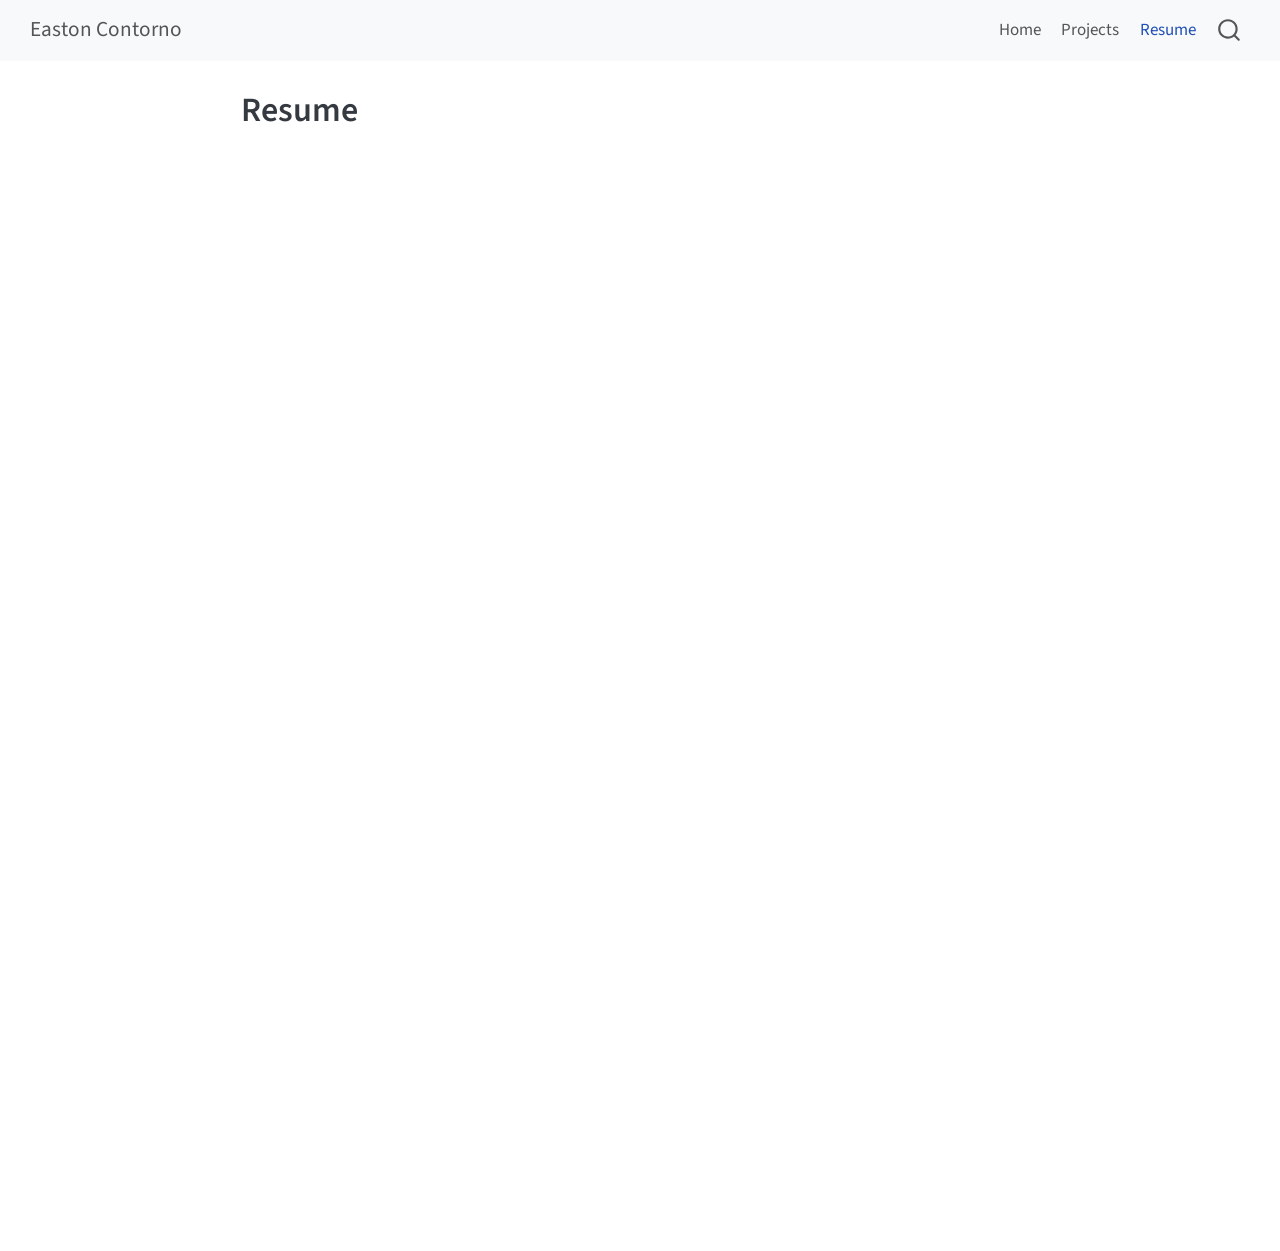
<file: docs/resume.html>
<!DOCTYPE html>
<html xmlns="http://www.w3.org/1999/xhtml" lang="en" xml:lang="en"><head>

<meta charset="utf-8">
<meta name="generator" content="quarto-1.9.38">

<meta name="viewport" content="width=device-width, initial-scale=1.0, user-scalable=yes">


<title>Resume – Easton Contorno</title>
<style>
/* Default styles provided by pandoc.
** See https://pandoc.org/MANUAL.html#variables-for-html for config info.
*/
code{white-space: pre-wrap;}
span.smallcaps{font-variant: small-caps;}
div.columns{display: flex; gap: min(4vw, 1.5em);}
div.column{flex: auto; overflow-x: auto;}
div.hanging-indent{margin-left: 1.5em; text-indent: -1.5em;}
ul.task-list{list-style: none;}
ul.task-list li input[type="checkbox"] {
  width: 0.8em;
  margin: 0 0.8em 0.2em -1em; /* quarto-specific, see https://github.com/quarto-dev/quarto-cli/issues/4556 */ 
  vertical-align: middle;
}
</style>


<script src="site_libs/quarto-nav/quarto-nav.js"></script>
<script src="site_libs/quarto-nav/headroom.min.js"></script>
<script src="site_libs/clipboard/clipboard.min.js"></script>
<script src="site_libs/quarto-search/autocomplete.umd.js"></script>
<script src="site_libs/quarto-search/fuse.min.js"></script>
<script src="site_libs/quarto-search/quarto-search.js"></script>
<meta name="quarto:offset" content="./">
<script src="site_libs/quarto-html/quarto.js" type="module"></script>
<script src="site_libs/quarto-html/tabsets/tabsets.js" type="module"></script>
<script src="site_libs/quarto-html/popper.min.js"></script>
<script src="site_libs/quarto-html/tippy.umd.min.js"></script>
<script src="site_libs/quarto-html/anchor.min.js"></script>
<link href="site_libs/quarto-html/tippy.css" rel="stylesheet">
<link href="site_libs/quarto-html/quarto-syntax-highlighting-15634bcf2e68342d4ad2dfa704d543f6.css" rel="stylesheet" id="quarto-text-highlighting-styles">
<script src="site_libs/bootstrap/bootstrap.min.js"></script>
<link href="site_libs/bootstrap/bootstrap-icons.css" rel="stylesheet">
<link href="site_libs/bootstrap/bootstrap-158031087360bce0ff56dc785ce39e06.min.css" rel="stylesheet" append-hash="true" id="quarto-bootstrap" data-mode="light">
<script id="quarto-search-options" type="application/json">{
  "location": "navbar",
  "copy-button": false,
  "collapse-after": 3,
  "panel-placement": "end",
  "type": "overlay",
  "limit": 50,
  "keyboard-shortcut": [
    "f",
    "/",
    "s"
  ],
  "show-item-context": false,
  "language": {
    "search-no-results-text": "No results",
    "search-matching-documents-text": "matching documents",
    "search-copy-link-title": "Copy link to search",
    "search-hide-matches-text": "Hide additional matches",
    "search-more-match-text": "more match in this document",
    "search-more-matches-text": "more matches in this document",
    "search-clear-button-title": "Clear",
    "search-text-placeholder": "",
    "search-detached-cancel-button-title": "Cancel",
    "search-submit-button-title": "Submit",
    "search-label": "Search"
  }
}</script>


<link rel="stylesheet" href="styles.css">
</head>

<body class="nav-fixed fullcontent quarto-light">

<div id="quarto-search-results"></div>
  <header id="quarto-header" class="headroom fixed-top">
    <nav class="navbar navbar-expand-lg " data-bs-theme="dark">
      <div class="navbar-container container-fluid">
      <div class="navbar-brand-container mx-auto">
    <a class="navbar-brand" href="./index.html">
    <span class="navbar-title">Easton Contorno</span>
    </a>
  </div>
            <div id="quarto-search" class="" title="Search"></div>
          <button class="navbar-toggler" type="button" data-bs-toggle="collapse" data-bs-target="#navbarCollapse" aria-controls="navbarCollapse" role="menu" aria-expanded="false" aria-label="Toggle navigation" onclick="if (window.quartoToggleHeadroom) { window.quartoToggleHeadroom(); }">
  <span class="navbar-toggler-icon"></span>
</button>
          <div class="collapse navbar-collapse" id="navbarCollapse">
            <ul class="navbar-nav navbar-nav-scroll ms-auto">
  <li class="nav-item">
    <a class="nav-link" href="./index.html"> 
<span class="menu-text">Home</span></a>
  </li>  
  <li class="nav-item">
    <a class="nav-link" href="./projects.html"> 
<span class="menu-text">Projects</span></a>
  </li>  
  <li class="nav-item">
    <a class="nav-link active" href="./resume.html" aria-current="page"> 
<span class="menu-text">Resume</span></a>
  </li>  
</ul>
          </div> <!-- /navcollapse -->
            <div class="quarto-navbar-tools">
</div>
      </div> <!-- /container-fluid -->
    </nav>
</header>
<!-- content -->
<div id="quarto-content" class="quarto-container page-columns page-rows-contents page-layout-article page-navbar">
<!-- sidebar -->
<!-- margin-sidebar -->
    
<!-- main -->
<main class="content" id="quarto-document-content">

<header id="title-block-header" class="quarto-title-block default">
<div class="quarto-title">
<h1 class="title">Resume</h1>
</div>



<div class="quarto-title-meta">

    
  
    
  </div>
  


</header>


<iframe width="100%" height="1000" src="resume.pdf">
</iframe>



</main> <!-- /main -->
<script id="quarto-html-after-body" type="application/javascript">
  window.document.addEventListener("DOMContentLoaded", function (event) {
    const icon = "";
    const anchorJS = new window.AnchorJS();
    anchorJS.options = {
      placement: 'right',
      icon: icon
    };
    anchorJS.add('.anchored');
    const isCodeAnnotation = (el) => {
      for (const clz of el.classList) {
        if (clz.startsWith('code-annotation-')) {                     
          return true;
        }
      }
      return false;
    }
    const onCopySuccess = function(e) {
      // button target
      const button = e.trigger;
      // don't keep focus
      button.blur();
      // flash "checked"
      button.classList.add('code-copy-button-checked');
      var currentTitle = button.getAttribute("title");
      button.setAttribute("title", "Copied!");
      let tooltip;
      if (window.bootstrap) {
        button.setAttribute("data-bs-toggle", "tooltip");
        button.setAttribute("data-bs-placement", "left");
        button.setAttribute("data-bs-title", "Copied!");
        tooltip = new bootstrap.Tooltip(button, 
          { trigger: "manual", 
            customClass: "code-copy-button-tooltip",
            offset: [0, -8]});
        tooltip.show();    
      }
      setTimeout(function() {
        if (tooltip) {
          tooltip.hide();
          button.removeAttribute("data-bs-title");
          button.removeAttribute("data-bs-toggle");
          button.removeAttribute("data-bs-placement");
        }
        button.setAttribute("title", currentTitle);
        button.classList.remove('code-copy-button-checked');
      }, 1000);
      // clear code selection
      e.clearSelection();
    }
    const getTextToCopy = function(trigger) {
      const outerScaffold = trigger.parentElement.cloneNode(true);
      const codeEl = outerScaffold.querySelector('code');
      for (const childEl of codeEl.children) {
        if (isCodeAnnotation(childEl)) {
          childEl.remove();
        }
      }
      return codeEl.innerText;
    }
    const clipboard = new window.ClipboardJS('.code-copy-button:not([data-in-quarto-modal])', {
      text: getTextToCopy
    });
    clipboard.on('success', onCopySuccess);
    if (window.document.getElementById('quarto-embedded-source-code-modal')) {
      const clipboardModal = new window.ClipboardJS('.code-copy-button[data-in-quarto-modal]', {
        text: getTextToCopy,
        container: window.document.getElementById('quarto-embedded-source-code-modal')
      });
      clipboardModal.on('success', onCopySuccess);
    }
      var localhostRegex = new RegExp(/^(?:http|https):\/\/localhost\:?[0-9]*\//);
      var mailtoRegex = new RegExp(/^mailto:/);
        var filterRegex = new RegExp('/' + window.location.host + '/');
      var isInternal = (href) => {
          return filterRegex.test(href) || localhostRegex.test(href) || mailtoRegex.test(href);
      }
      // Inspect non-navigation links and adorn them if external
     var links = window.document.querySelectorAll('a[href]:not(.nav-link):not(.navbar-brand):not(.toc-action):not(.sidebar-link):not(.sidebar-item-toggle):not(.pagination-link):not(.no-external):not([aria-hidden]):not(.dropdown-item):not(.quarto-navigation-tool):not(.about-link)');
      for (var i=0; i<links.length; i++) {
        const link = links[i];
        if (!isInternal(link.href)) {
          // undo the damage that might have been done by quarto-nav.js in the case of
          // links that we want to consider external
          if (link.dataset.originalHref !== undefined) {
            link.href = link.dataset.originalHref;
          }
        }
      }
    function tippyHover(el, contentFn, onTriggerFn, onUntriggerFn) {
      const config = {
        allowHTML: true,
        maxWidth: 500,
        delay: 100,
        arrow: false,
        appendTo: function(el) {
            return el.parentElement;
        },
        interactive: true,
        interactiveBorder: 10,
        theme: 'quarto',
        placement: 'bottom-start',
      };
      if (contentFn) {
        config.content = contentFn;
      }
      if (onTriggerFn) {
        config.onTrigger = onTriggerFn;
      }
      if (onUntriggerFn) {
        config.onUntrigger = onUntriggerFn;
      }
      window.tippy(el, config); 
    }
    const noterefs = window.document.querySelectorAll('a[role="doc-noteref"]');
    for (var i=0; i<noterefs.length; i++) {
      const ref = noterefs[i];
      tippyHover(ref, function() {
        // use id or data attribute instead here
        let href = ref.getAttribute('data-footnote-href') || ref.getAttribute('href');
        try { href = new URL(href).hash; } catch {}
        const id = href.replace(/^#\/?/, "");
        const note = window.document.getElementById(id);
        if (note) {
          return note.innerHTML;
        } else {
          return "";
        }
      });
    }
    const xrefs = window.document.querySelectorAll('a.quarto-xref');
    const processXRef = (id, note) => {
      // Strip column container classes
      const stripColumnClz = (el) => {
        el.classList.remove("page-full", "page-columns");
        if (el.children) {
          for (const child of el.children) {
            stripColumnClz(child);
          }
        }
      }
      stripColumnClz(note)
      if (id === null || id.startsWith('sec-')) {
        // Special case sections, only their first couple elements
        const container = document.createElement("div");
        if (note.children && note.children.length > 2) {
          container.appendChild(note.children[0].cloneNode(true));
          for (let i = 1; i < note.children.length; i++) {
            const child = note.children[i];
            if (child.tagName === "P" && child.innerText === "") {
              continue;
            } else {
              container.appendChild(child.cloneNode(true));
              break;
            }
          }
          if (window.Quarto?.typesetMath) {
            window.Quarto.typesetMath(container);
          }
          return container.innerHTML
        } else {
          if (window.Quarto?.typesetMath) {
            window.Quarto.typesetMath(note);
          }
          return note.innerHTML;
        }
      } else {
        // Remove any anchor links if they are present
        const anchorLink = note.querySelector('a.anchorjs-link');
        if (anchorLink) {
          anchorLink.remove();
        }
        if (window.Quarto?.typesetMath) {
          window.Quarto.typesetMath(note);
        }
        if (note.classList.contains("callout")) {
          return note.outerHTML;
        } else {
          return note.innerHTML;
        }
      }
    }
    for (var i=0; i<xrefs.length; i++) {
      const xref = xrefs[i];
      tippyHover(xref, undefined, function(instance) {
        instance.disable();
        let url = xref.getAttribute('href');
        let hash = undefined; 
        if (url.startsWith('#')) {
          hash = url;
        } else {
          try { hash = new URL(url).hash; } catch {}
        }
        if (hash) {
          const id = hash.replace(/^#\/?/, "");
          const note = window.document.getElementById(id);
          if (note !== null) {
            try {
              const html = processXRef(id, note.cloneNode(true));
              instance.setContent(html);
            } finally {
              instance.enable();
              instance.show();
            }
          } else {
            // See if we can fetch this
            fetch(url.split('#')[0])
            .then(res => res.text())
            .then(html => {
              const parser = new DOMParser();
              const htmlDoc = parser.parseFromString(html, "text/html");
              const note = htmlDoc.getElementById(id);
              if (note !== null) {
                const html = processXRef(id, note);
                instance.setContent(html);
              } 
            }).finally(() => {
              instance.enable();
              instance.show();
            });
          }
        } else {
          // See if we can fetch a full url (with no hash to target)
          // This is a special case and we should probably do some content thinning / targeting
          fetch(url)
          .then(res => res.text())
          .then(html => {
            const parser = new DOMParser();
            const htmlDoc = parser.parseFromString(html, "text/html");
            const note = htmlDoc.querySelector('main.content');
            if (note !== null) {
              // This should only happen for chapter cross references
              // (since there is no id in the URL)
              // remove the first header
              if (note.children.length > 0 && note.children[0].tagName === "HEADER") {
                note.children[0].remove();
              }
              const html = processXRef(null, note);
              instance.setContent(html);
            } 
          }).finally(() => {
            instance.enable();
            instance.show();
          });
        }
      }, function(instance) {
      });
    }
        let selectedAnnoteEl;
        const selectorForAnnotation = ( cell, annotation) => {
          let cellAttr = 'data-code-cell="' + cell + '"';
          let lineAttr = 'data-code-annotation="' +  annotation + '"';
          const selector = 'span[' + cellAttr + '][' + lineAttr + ']';
          return selector;
        }
        const selectCodeLines = (annoteEl) => {
          const doc = window.document;
          const targetCell = annoteEl.getAttribute("data-target-cell");
          const targetAnnotation = annoteEl.getAttribute("data-target-annotation");
          const annoteSpan = window.document.querySelector(selectorForAnnotation(targetCell, targetAnnotation));
          const lines = annoteSpan.getAttribute("data-code-lines").split(",");
          const lineIds = lines.map((line) => {
            return targetCell + "-" + line;
          })
          let top = null;
          let height = null;
          let parent = null;
          if (lineIds.length > 0) {
              //compute the position of the single el (top and bottom and make a div)
              const el = window.document.getElementById(lineIds[0]);
              top = el.offsetTop;
              height = el.offsetHeight;
              parent = el.parentElement.parentElement;
            if (lineIds.length > 1) {
              const lastEl = window.document.getElementById(lineIds[lineIds.length - 1]);
              const bottom = lastEl.offsetTop + lastEl.offsetHeight;
              height = bottom - top;
            }
            if (top !== null && height !== null && parent !== null) {
              // cook up a div (if necessary) and position it 
              let div = window.document.getElementById("code-annotation-line-highlight");
              if (div === null) {
                div = window.document.createElement("div");
                div.setAttribute("id", "code-annotation-line-highlight");
                div.style.position = 'absolute';
                parent.appendChild(div);
              }
              div.style.top = top - 2 + "px";
              div.style.height = height + 4 + "px";
              div.style.left = 0;
              let gutterDiv = window.document.getElementById("code-annotation-line-highlight-gutter");
              if (gutterDiv === null) {
                gutterDiv = window.document.createElement("div");
                gutterDiv.setAttribute("id", "code-annotation-line-highlight-gutter");
                gutterDiv.style.position = 'absolute';
                const codeCell = window.document.getElementById(targetCell);
                const gutter = codeCell.querySelector('.code-annotation-gutter');
                gutter.appendChild(gutterDiv);
              }
              gutterDiv.style.top = top - 2 + "px";
              gutterDiv.style.height = height + 4 + "px";
            }
            selectedAnnoteEl = annoteEl;
          }
        };
        const unselectCodeLines = () => {
          const elementsIds = ["code-annotation-line-highlight", "code-annotation-line-highlight-gutter"];
          elementsIds.forEach((elId) => {
            const div = window.document.getElementById(elId);
            if (div) {
              div.remove();
            }
          });
          selectedAnnoteEl = undefined;
        };
          // Handle positioning of the toggle
      window.addEventListener(
        "resize",
        throttle(() => {
          elRect = undefined;
          if (selectedAnnoteEl) {
            selectCodeLines(selectedAnnoteEl);
          }
        }, 10)
      );
      function throttle(fn, ms) {
      let throttle = false;
      let timer;
        return (...args) => {
          if(!throttle) { // first call gets through
              fn.apply(this, args);
              throttle = true;
          } else { // all the others get throttled
              if(timer) clearTimeout(timer); // cancel #2
              timer = setTimeout(() => {
                fn.apply(this, args);
                timer = throttle = false;
              }, ms);
          }
        };
      }
        // Attach click handler to the DT
        const annoteDls = window.document.querySelectorAll('dt[data-target-cell]');
        for (const annoteDlNode of annoteDls) {
          annoteDlNode.addEventListener('click', (event) => {
            const clickedEl = event.target;
            if (clickedEl !== selectedAnnoteEl) {
              unselectCodeLines();
              const activeEl = window.document.querySelector('dt[data-target-cell].code-annotation-active');
              if (activeEl) {
                activeEl.classList.remove('code-annotation-active');
              }
              selectCodeLines(clickedEl);
              clickedEl.classList.add('code-annotation-active');
            } else {
              // Unselect the line
              unselectCodeLines();
              clickedEl.classList.remove('code-annotation-active');
            }
          });
        }
    const findCites = (el) => {
      const parentEl = el.parentElement;
      if (parentEl) {
        const cites = parentEl.dataset.cites;
        if (cites) {
          return {
            el,
            cites: cites.split(' ')
          };
        } else {
          return findCites(el.parentElement)
        }
      } else {
        return undefined;
      }
    };
    var bibliorefs = window.document.querySelectorAll('a[role="doc-biblioref"]');
    for (var i=0; i<bibliorefs.length; i++) {
      const ref = bibliorefs[i];
      const citeInfo = findCites(ref);
      if (citeInfo) {
        tippyHover(citeInfo.el, function() {
          var popup = window.document.createElement('div');
          citeInfo.cites.forEach(function(cite) {
            var citeDiv = window.document.createElement('div');
            citeDiv.classList.add('hanging-indent');
            citeDiv.classList.add('csl-entry');
            var biblioDiv = window.document.getElementById('ref-' + cite);
            if (biblioDiv) {
              citeDiv.innerHTML = biblioDiv.innerHTML;
            }
            popup.appendChild(citeDiv);
          });
          return popup.innerHTML;
        });
      }
    }
  });
  </script>
</div> <!-- /content -->




</body></html>
</file>
<file: docs/site_libs/quarto-html/tippy.css>
.tippy-box[data-animation=fade][data-state=hidden]{opacity:0}[data-tippy-root]{max-width:calc(100vw - 10px)}.tippy-box{position:relative;background-color:#333;color:#fff;border-radius:4px;font-size:14px;line-height:1.4;white-space:normal;outline:0;transition-property:transform,visibility,opacity}.tippy-box[data-placement^=top]>.tippy-arrow{bottom:0}.tippy-box[data-placement^=top]>.tippy-arrow:before{bottom:-7px;left:0;border-width:8px 8px 0;border-top-color:initial;transform-origin:center top}.tippy-box[data-placement^=bottom]>.tippy-arrow{top:0}.tippy-box[data-placement^=bottom]>.tippy-arrow:before{top:-7px;left:0;border-width:0 8px 8px;border-bottom-color:initial;transform-origin:center bottom}.tippy-box[data-placement^=left]>.tippy-arrow{right:0}.tippy-box[data-placement^=left]>.tippy-arrow:before{border-width:8px 0 8px 8px;border-left-color:initial;right:-7px;transform-origin:center left}.tippy-box[data-placement^=right]>.tippy-arrow{left:0}.tippy-box[data-placement^=right]>.tippy-arrow:before{left:-7px;border-width:8px 8px 8px 0;border-right-color:initial;transform-origin:center right}.tippy-box[data-inertia][data-state=visible]{transition-timing-function:cubic-bezier(.54,1.5,.38,1.11)}.tippy-arrow{width:16px;height:16px;color:#333}.tippy-arrow:before{content:"";position:absolute;border-color:transparent;border-style:solid}.tippy-content{position:relative;padding:5px 9px;z-index:1}
</file>
<file: docs/site_libs/quarto-html/quarto-syntax-highlighting-15634bcf2e68342d4ad2dfa704d543f6.css>
/* quarto syntax highlight colors */
:root {
  --quarto-hl-ot-color: #003B4F;
  --quarto-hl-at-color: #657422;
  --quarto-hl-ss-color: #20794D;
  --quarto-hl-an-color: #5E5E5E;
  --quarto-hl-fu-color: #4758AB;
  --quarto-hl-st-color: #20794D;
  --quarto-hl-cf-color: #003B4F;
  --quarto-hl-op-color: #5E5E5E;
  --quarto-hl-er-color: #AD0000;
  --quarto-hl-bn-color: #AD0000;
  --quarto-hl-al-color: #AD0000;
  --quarto-hl-va-color: #111111;
  --quarto-hl-bu-color: inherit;
  --quarto-hl-ex-color: inherit;
  --quarto-hl-pp-color: #AD0000;
  --quarto-hl-in-color: #5E5E5E;
  --quarto-hl-vs-color: #20794D;
  --quarto-hl-wa-color: #5E5E5E;
  --quarto-hl-do-color: #5E5E5E;
  --quarto-hl-im-color: #00769E;
  --quarto-hl-ch-color: #20794D;
  --quarto-hl-dt-color: #AD0000;
  --quarto-hl-fl-color: #AD0000;
  --quarto-hl-co-color: #5E5E5E;
  --quarto-hl-cv-color: #5E5E5E;
  --quarto-hl-cn-color: #8f5902;
  --quarto-hl-sc-color: #5E5E5E;
  --quarto-hl-dv-color: #AD0000;
  --quarto-hl-kw-color: #003B4F;
}

/* other quarto variables */
:root {
  --quarto-font-monospace: SFMono-Regular, Menlo, Monaco, Consolas, "Liberation Mono", "Courier New", monospace;
}

/* syntax highlight based on Pandoc's rules */
pre > code.sourceCode > span {
  color: #003B4F;
}

code.sourceCode > span {
  color: #003B4F;
}

div.sourceCode,
div.sourceCode pre.sourceCode {
  color: #003B4F;
}

/* Normal */
code span {
  color: #003B4F;
}

/* Alert */
code span.al {
  color: #AD0000;
  font-style: inherit;
}

/* Annotation */
code span.an {
  color: #5E5E5E;
  font-style: inherit;
}

/* Attribute */
code span.at {
  color: #657422;
  font-style: inherit;
}

/* BaseN */
code span.bn {
  color: #AD0000;
  font-style: inherit;
}

/* BuiltIn */
code span.bu {
  font-style: inherit;
}

/* ControlFlow */
code span.cf {
  color: #003B4F;
  font-weight: bold;
  font-style: inherit;
}

/* Char */
code span.ch {
  color: #20794D;
  font-style: inherit;
}

/* Constant */
code span.cn {
  color: #8f5902;
  font-style: inherit;
}

/* Comment */
code span.co {
  color: #5E5E5E;
  font-style: inherit;
}

/* CommentVar */
code span.cv {
  color: #5E5E5E;
  font-style: italic;
}

/* Documentation */
code span.do {
  color: #5E5E5E;
  font-style: italic;
}

/* DataType */
code span.dt {
  color: #AD0000;
  font-style: inherit;
}

/* DecVal */
code span.dv {
  color: #AD0000;
  font-style: inherit;
}

/* Error */
code span.er {
  color: #AD0000;
  font-style: inherit;
}

/* Extension */
code span.ex {
  font-style: inherit;
}

/* Float */
code span.fl {
  color: #AD0000;
  font-style: inherit;
}

/* Function */
code span.fu {
  color: #4758AB;
  font-style: inherit;
}

/* Import */
code span.im {
  color: #00769E;
  font-style: inherit;
}

/* Information */
code span.in {
  color: #5E5E5E;
  font-style: inherit;
}

/* Keyword */
code span.kw {
  color: #003B4F;
  font-weight: bold;
  font-style: inherit;
}

/* Operator */
code span.op {
  color: #5E5E5E;
  font-style: inherit;
}

/* Other */
code span.ot {
  color: #003B4F;
  font-style: inherit;
}

/* Preprocessor */
code span.pp {
  color: #AD0000;
  font-style: inherit;
}

/* SpecialChar */
code span.sc {
  color: #5E5E5E;
  font-style: inherit;
}

/* SpecialString */
code span.ss {
  color: #20794D;
  font-style: inherit;
}

/* String */
code span.st {
  color: #20794D;
  font-style: inherit;
}

/* Variable */
code span.va {
  color: #111111;
  font-style: inherit;
}

/* VerbatimString */
code span.vs {
  color: #20794D;
  font-style: inherit;
}

/* Warning */
code span.wa {
  color: #5E5E5E;
  font-style: italic;
}

.prevent-inlining {
  content: "</";
}

/*# sourceMappingURL=f23921c56f73e400b49028c9186a1aa0.css.map */
</file>
<file: docs/styles.css>
/* Optional custom styling. The site will work without changes here. */
</file>
